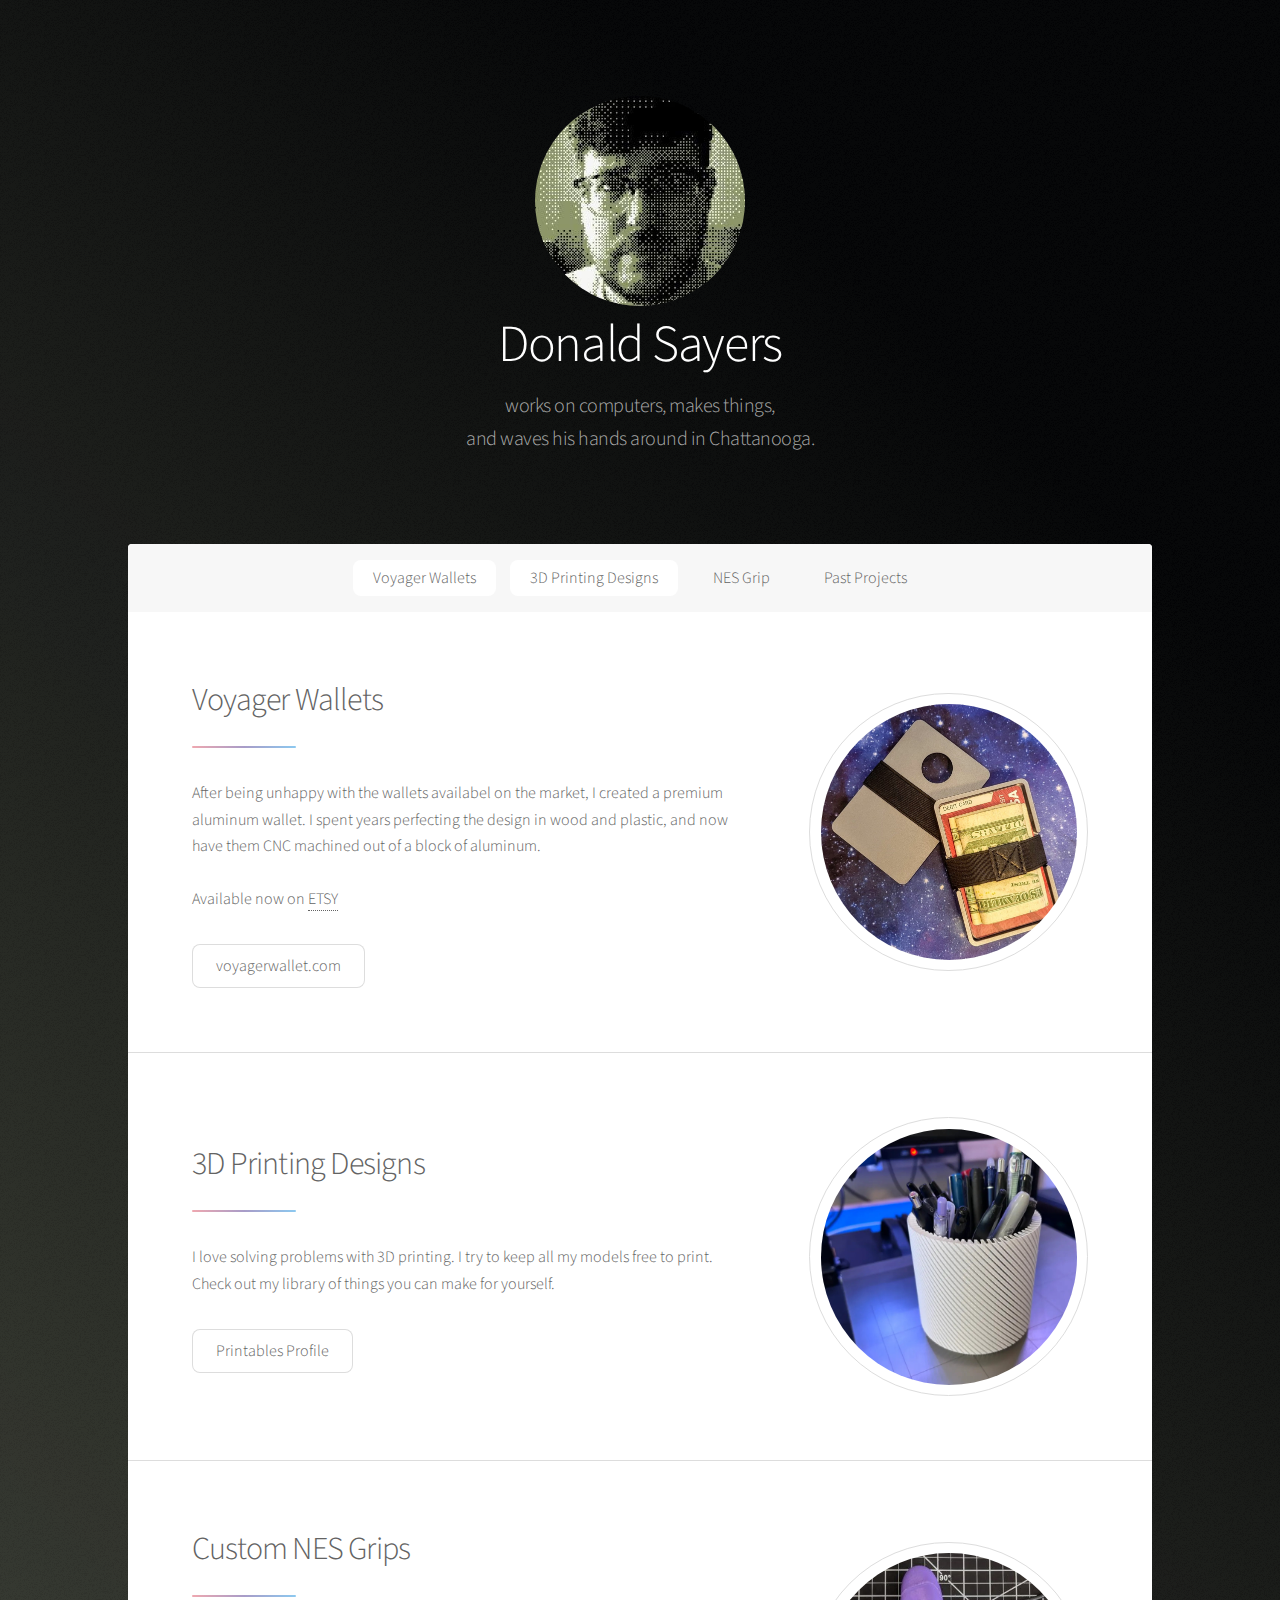
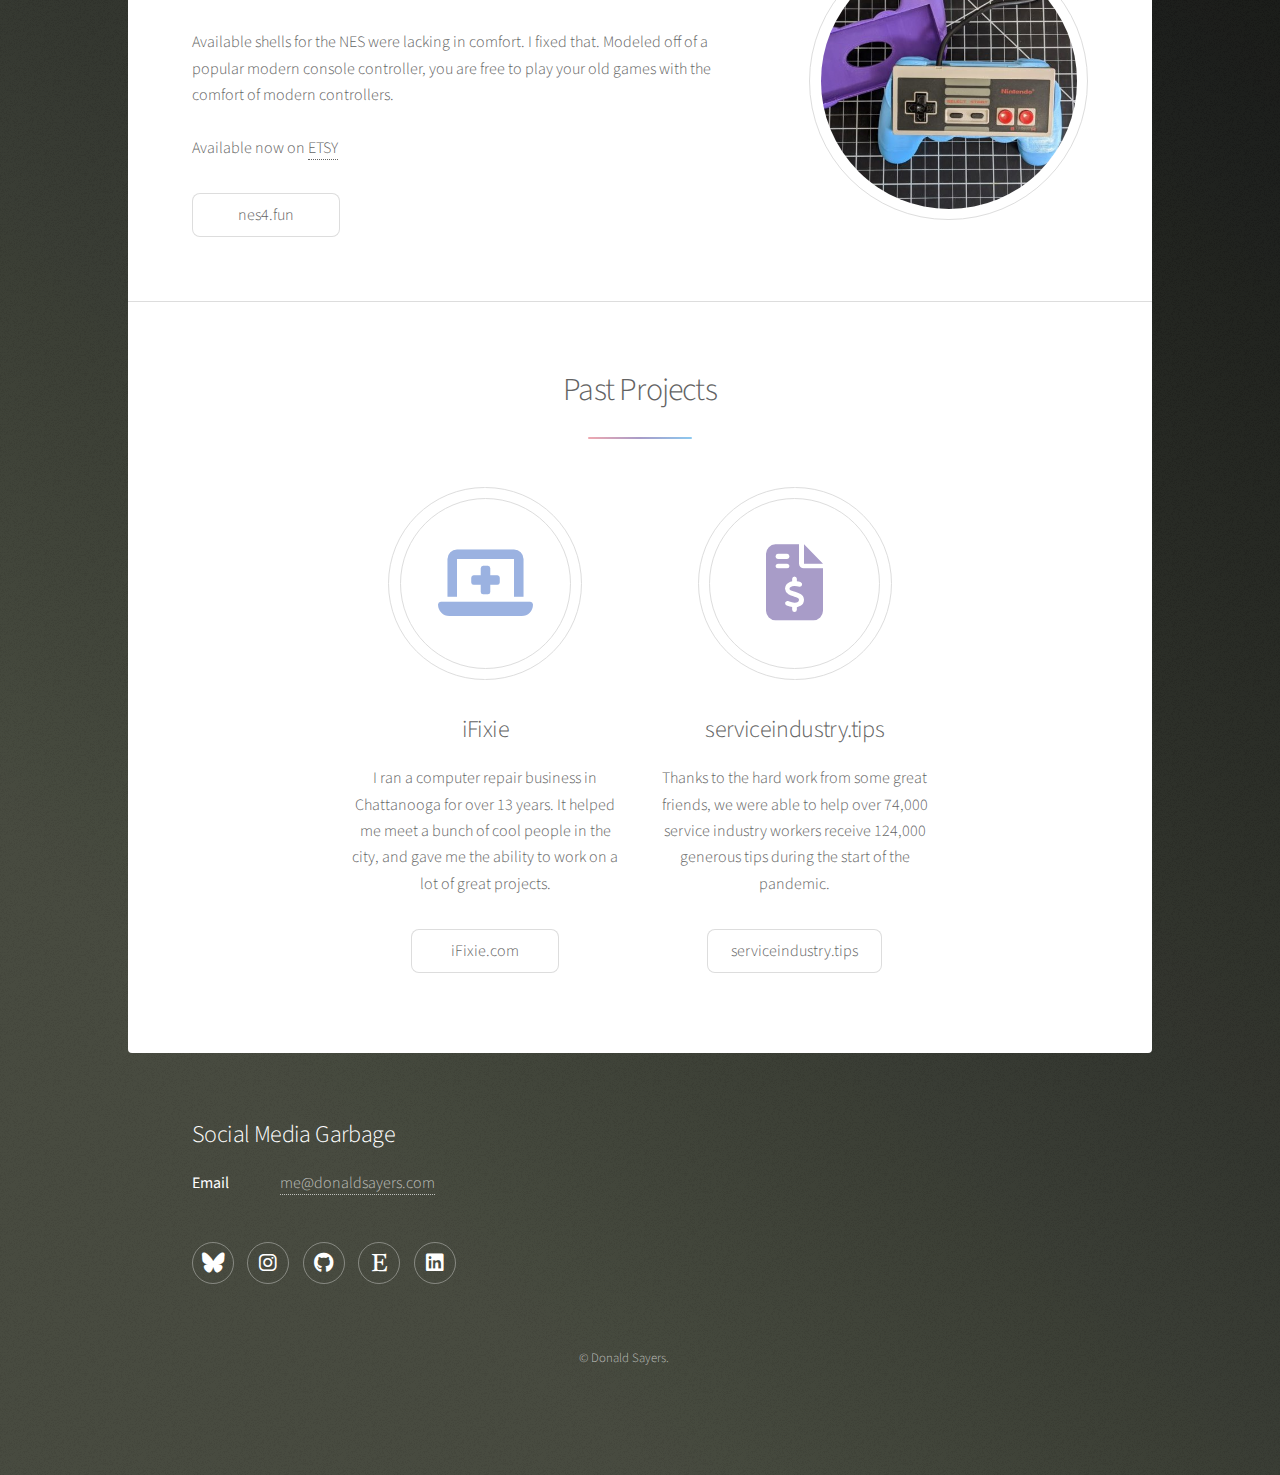
<file: index.html>
<!DOCTYPE HTML>
<!--
	Stellar by HTML5 UP
	html5up.net | @ajlkn
	Free for personal and commercial use under the CCA 3.0 license (html5up.net/license)
-->
<html>
	<head>
		<title>Donald Sayers</title>
		<meta charset="utf-8" />
		<meta name="viewport" content="width=device-width, initial-scale=1, user-scalable=no" />
		<link rel="shortcut icon" type="image/x-icon" href="favicon.ico">
		<link rel="stylesheet" href="assets/css/main.css" />
		<noscript><link rel="stylesheet" href="assets/css/noscript.css" /></noscript>
	</head>
	<body class="is-preload">

		<!-- Wrapper -->
			<div id="wrapper">

				<!-- Header -->
					<header id="header" class="alt">
						<img src="images/Donald Sayers.jpg" alt="Photo of Donald Sayers" style="width: 210px; border-radius: 50%;">
						<h1>Donald Sayers</h1>
						<p>works on computers, makes things,<br />
						and waves his hands around in Chattanooga.</p>
					</header>

				<!-- Nav -->
					<nav id="nav">
						<ul>
							<li><a href="#VW" class="active">Voyager Wallets</a></li>
							<li><a href="#3D" class="active">3D Printing Designs</a></li>
							<li><a href="#NES">NES Grip</a></li>
							<li><a href="#past">Past Projects</a></li>
						</ul>
					</nav>

				<!-- Main -->
					<div id="main">

						<!-- Voyager Wallets -->
							<section id="VW" class="main">
								<div class="spotlight">
									<div class="content">
										<header class="major">
											<h2>Voyager Wallets</h2>
										</header>
										<p>After being unhappy with the wallets availabel on the market, I created a premium aluminum wallet. I spent years perfecting the design in wood and plastic, and now have them CNC machined out of a block of aluminum.<br /><br />
										Available now on <a href="https://www.etsy.com/listing/1011246889/voyager-wallet">ETSY</a></p>
										<ul class="actions">
											<li><a href="https://voyagerwallet.com/" class="button">voyagerwallet.com</a></li>
										</ul>
									</div>
									<span class="image"><img src="images/Voyager Wallet.jpg" alt="" /></span>
								</div>
							</section>

						<!-- 3D Printing Designs -->
							<section id="3D" class="main">
								<div class="spotlight">
									<div class="content">
										<header class="major">
											<h2>3D Printing Designs</h2>
										</header>
										<p>I love solving problems with 3D printing. I try to keep all my models free to print. Check out my library of things you can make for yourself.</p>
										<ul class="actions">
											<li><a href="https://www.printables.com/social/252028-donaldsayers/models" class="button">Printables Profile</a></li>
										</ul>
									</div>
									<span class="image"><img src="images/prints.jpg" alt="" /></span>
								</div>
							</section>

							<!-- NES Grip -->
								<section id="NES" class="main">
									<div class="spotlight">
										<div class="content">
											<header class="major">
												<h2>Custom NES Grips</h2>
											</header>
											<p>Available shells for the NES were lacking in comfort. I fixed that. Modeled off of a popular modern console controller, you are free to play your old games with the comfort of modern controllers.<br /><br />
											Available now on <a href="http://www.etsy.com/listing/816488699/the-most-comfortable-nes-grip-and-shell">ETSY</a></p>
											<ul class="actions">
												<li><a href="https://nes4.fun/" class="button">nes4.fun</a></li>
											</ul>
										</div>
										<span class="image"><img src="images/NES Grip.jpg" alt="" /></span>
									</div>
								</section>

						<!-- First Section -->
							<section id="past" class="main special">
								<header class="major">
									<h2>Past Projects</h2>
								</header>
								<ul class="features">
									<li>
										<span class="icon solid major style4 fa-laptop-medical"></span>
										<h2>iFixie</h2>
										<p>I ran a computer repair business in Chattanooga for over 13 years. It helped me meet a bunch of cool people in the city, and gave me the ability to work on a lot of great projects.</p>
										<a href="https://ifixie.com" class="button">iFixie.com</a>
									</li>
									<li>
										<span class="icon solid major style3 fa-file-invoice-dollar"></span>
										<h2>serviceindustry.tips</h2>
										<p>Thanks to the hard work from some great friends, we were able to help over 74,000 service industry workers receive 124,000 generous tips during the start of the pandemic.</p>
										<a href="https://serviceindustry.tips/en/" class="button">serviceindustry.tips</a>
									</li>
								</ul>
							</section>
					</div>

				<!-- Footer -->
					<footer id="footer">
						<section>
							<h2>Social Media Garbage</h2>
							<dl class="alt">
								<dt>Email</dt>
								<dd><a href="#">me@donaldsayers.com</a></dd>
							</dl>
							<ul class="icons">
								<li><a href="https://bsky.app/profile/donaldsayers.com" class="icon brands fa-bluesky alt"><span class="label">bluesky</span></a></li>
								<li><a href="https://www.instagram.com/DonaldSayers/" class="icon brands fa-instagram alt"><span class="label">Instagram</span></a></li>
								<li><a href="https://github.com/DonaldLSayers" class="icon brands fa-github alt"><span class="label">GitHub</span></a></li>
								<li><a href="https://www.etsy.com/shop/VoyagerWallet" class="icon brands fa-etsy alt"><span class="label">ETSY</span></a></li>
								<li><a href="https://www.linkedin.com/in/donald-sayers-10371478" class="icon brands fa-linkedin alt"><span class="label">LINKEDin</span></a></li>
							</ul>
						</section>
						<section>

						</section>
						<p class="copyright">&copy; Donald Sayers. </p>
					</footer>

			</div>

		<!-- Scripts -->
			<script src="assets/js/jquery.min.js"></script>
			<script src="assets/js/jquery.scrollex.min.js"></script>
			<script src="assets/js/jquery.scrolly.min.js"></script>
			<script src="assets/js/browser.min.js"></script>
			<script src="assets/js/breakpoints.min.js"></script>
			<script src="assets/js/util.js"></script>
			<script src="assets/js/main.js"></script>

	</body>
</html>
</file>
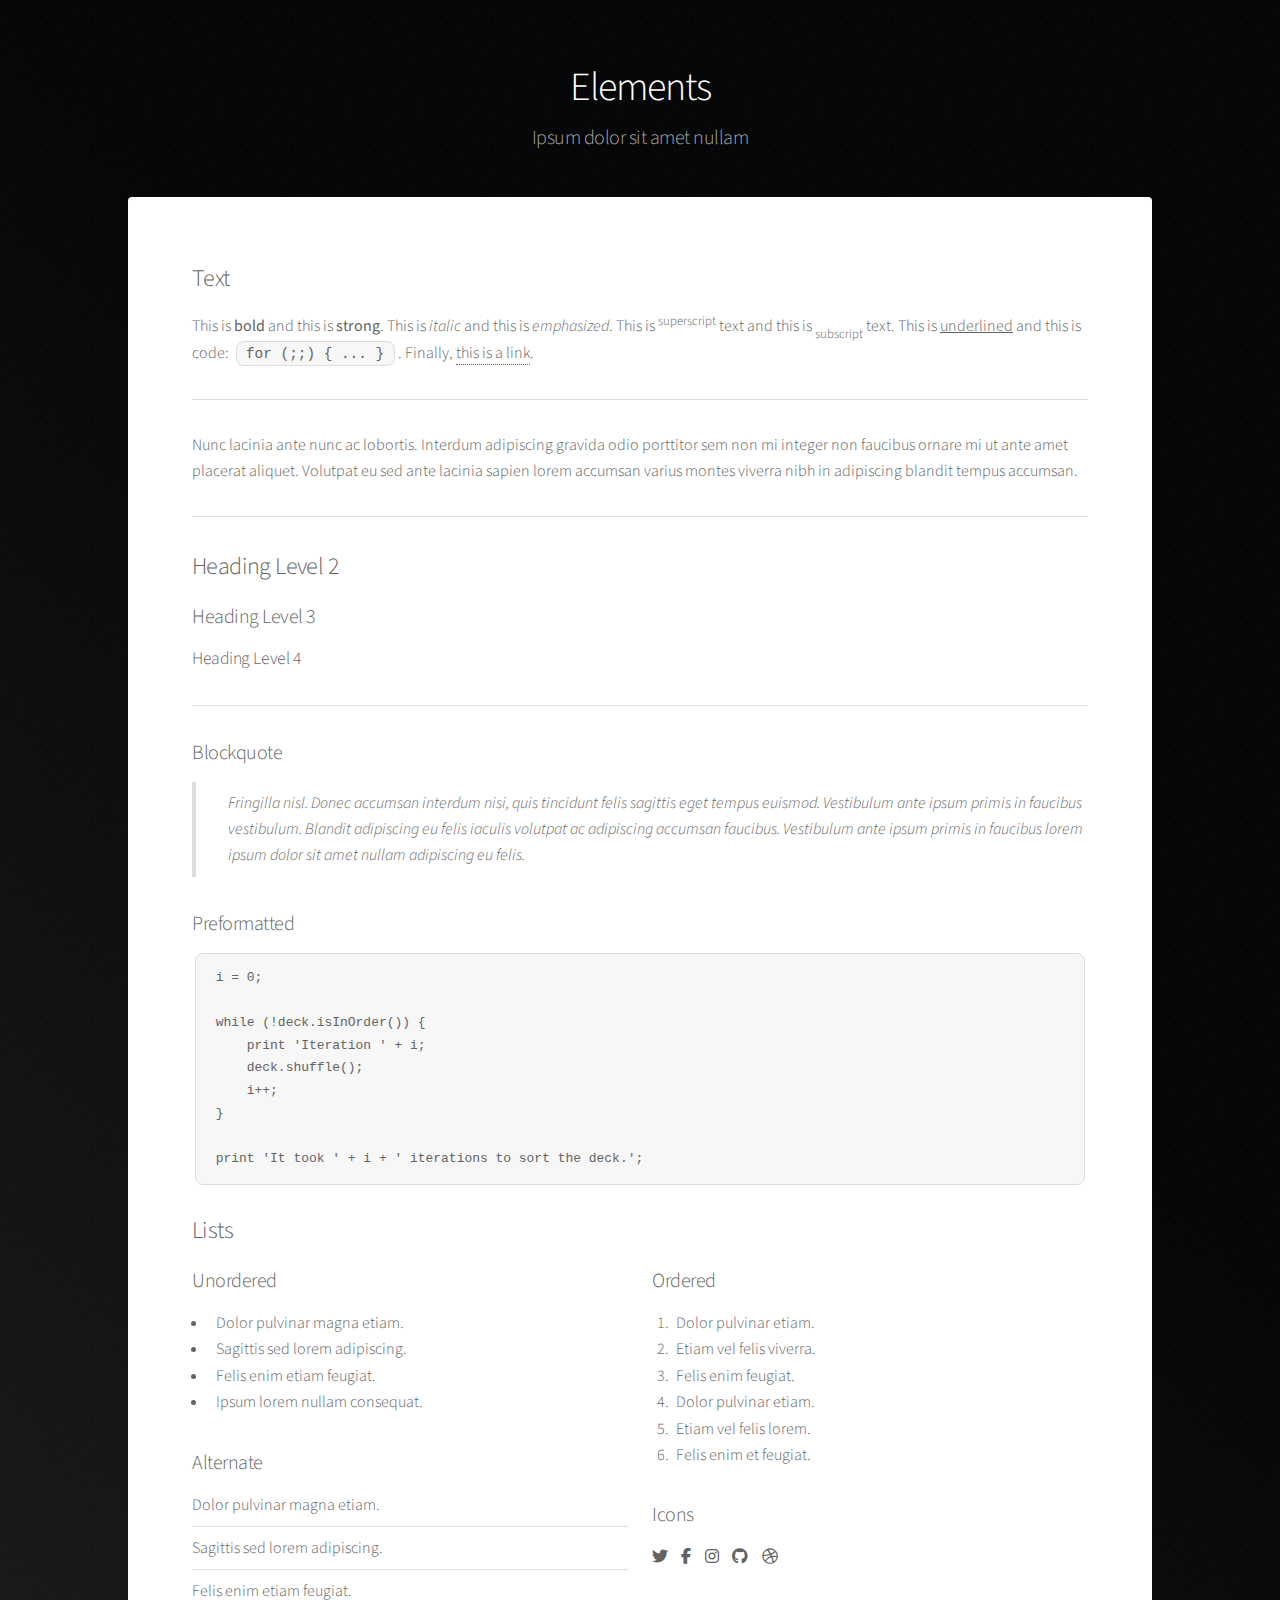
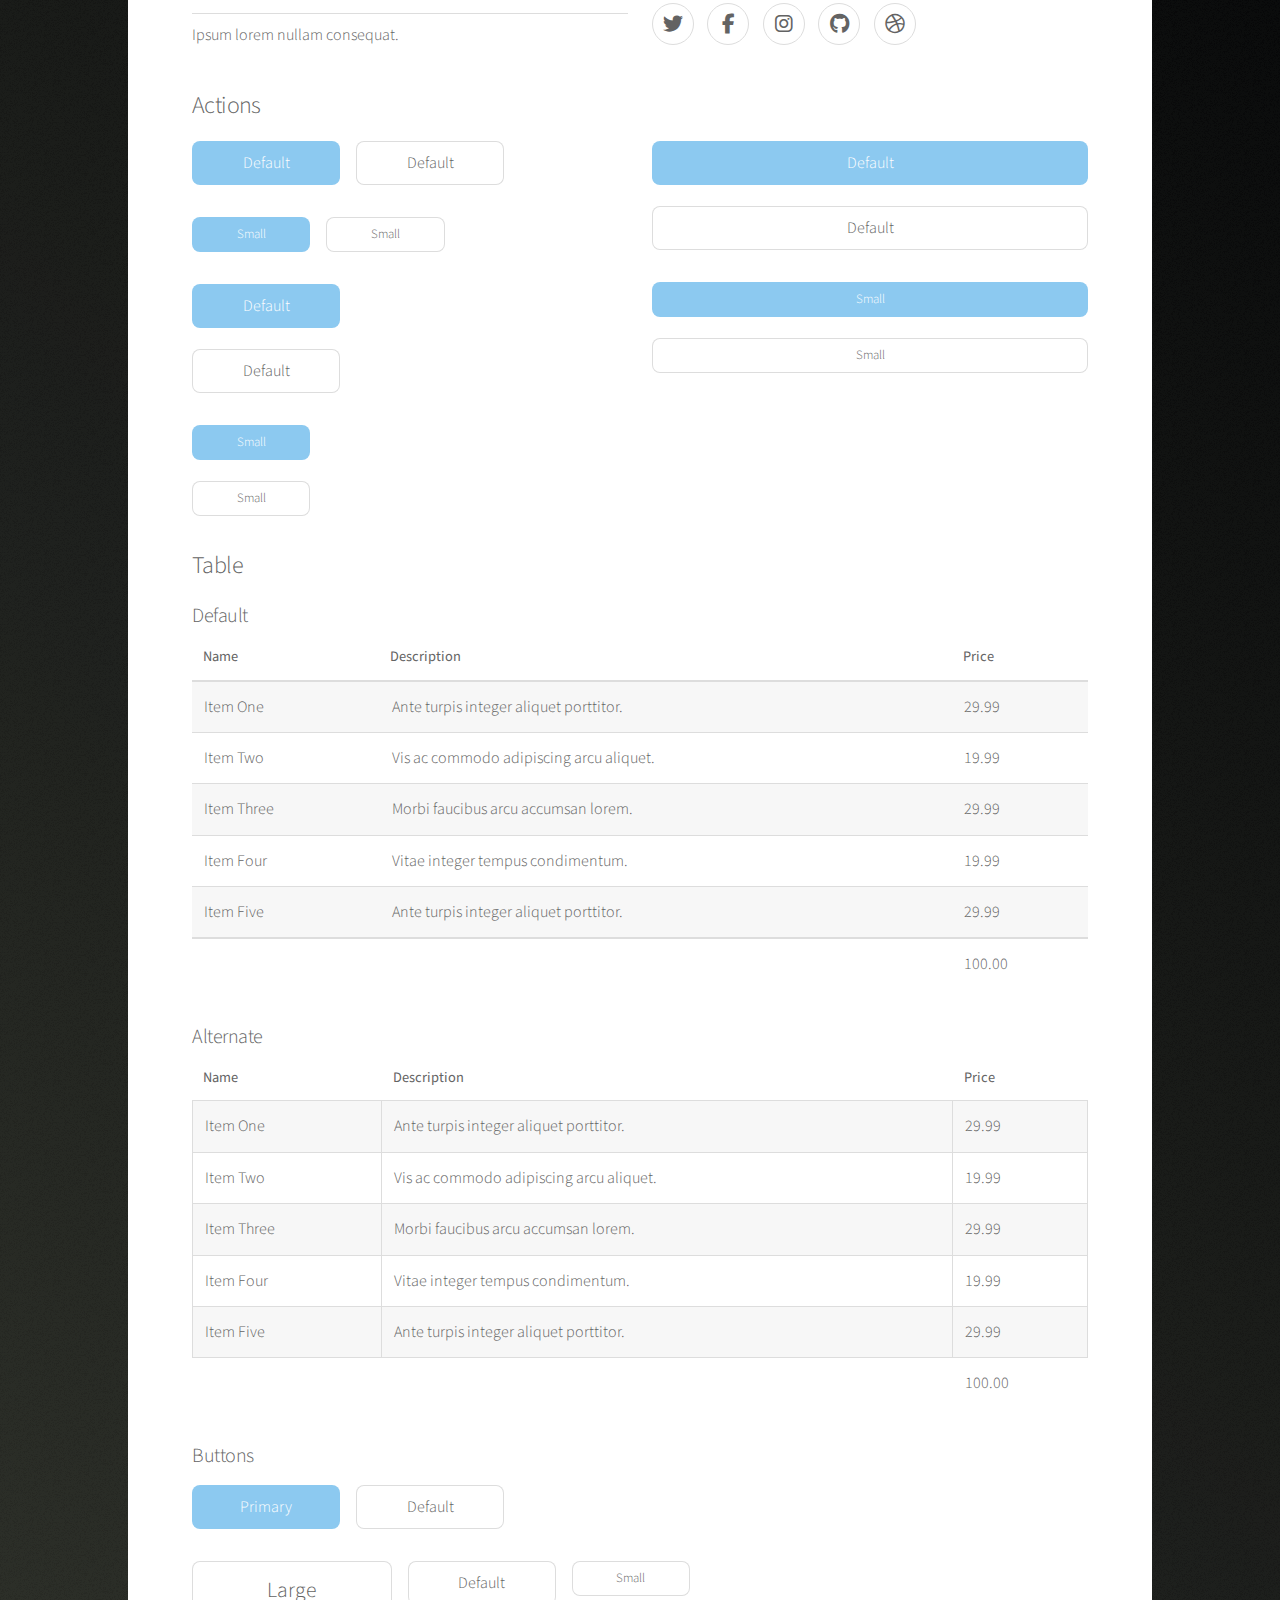
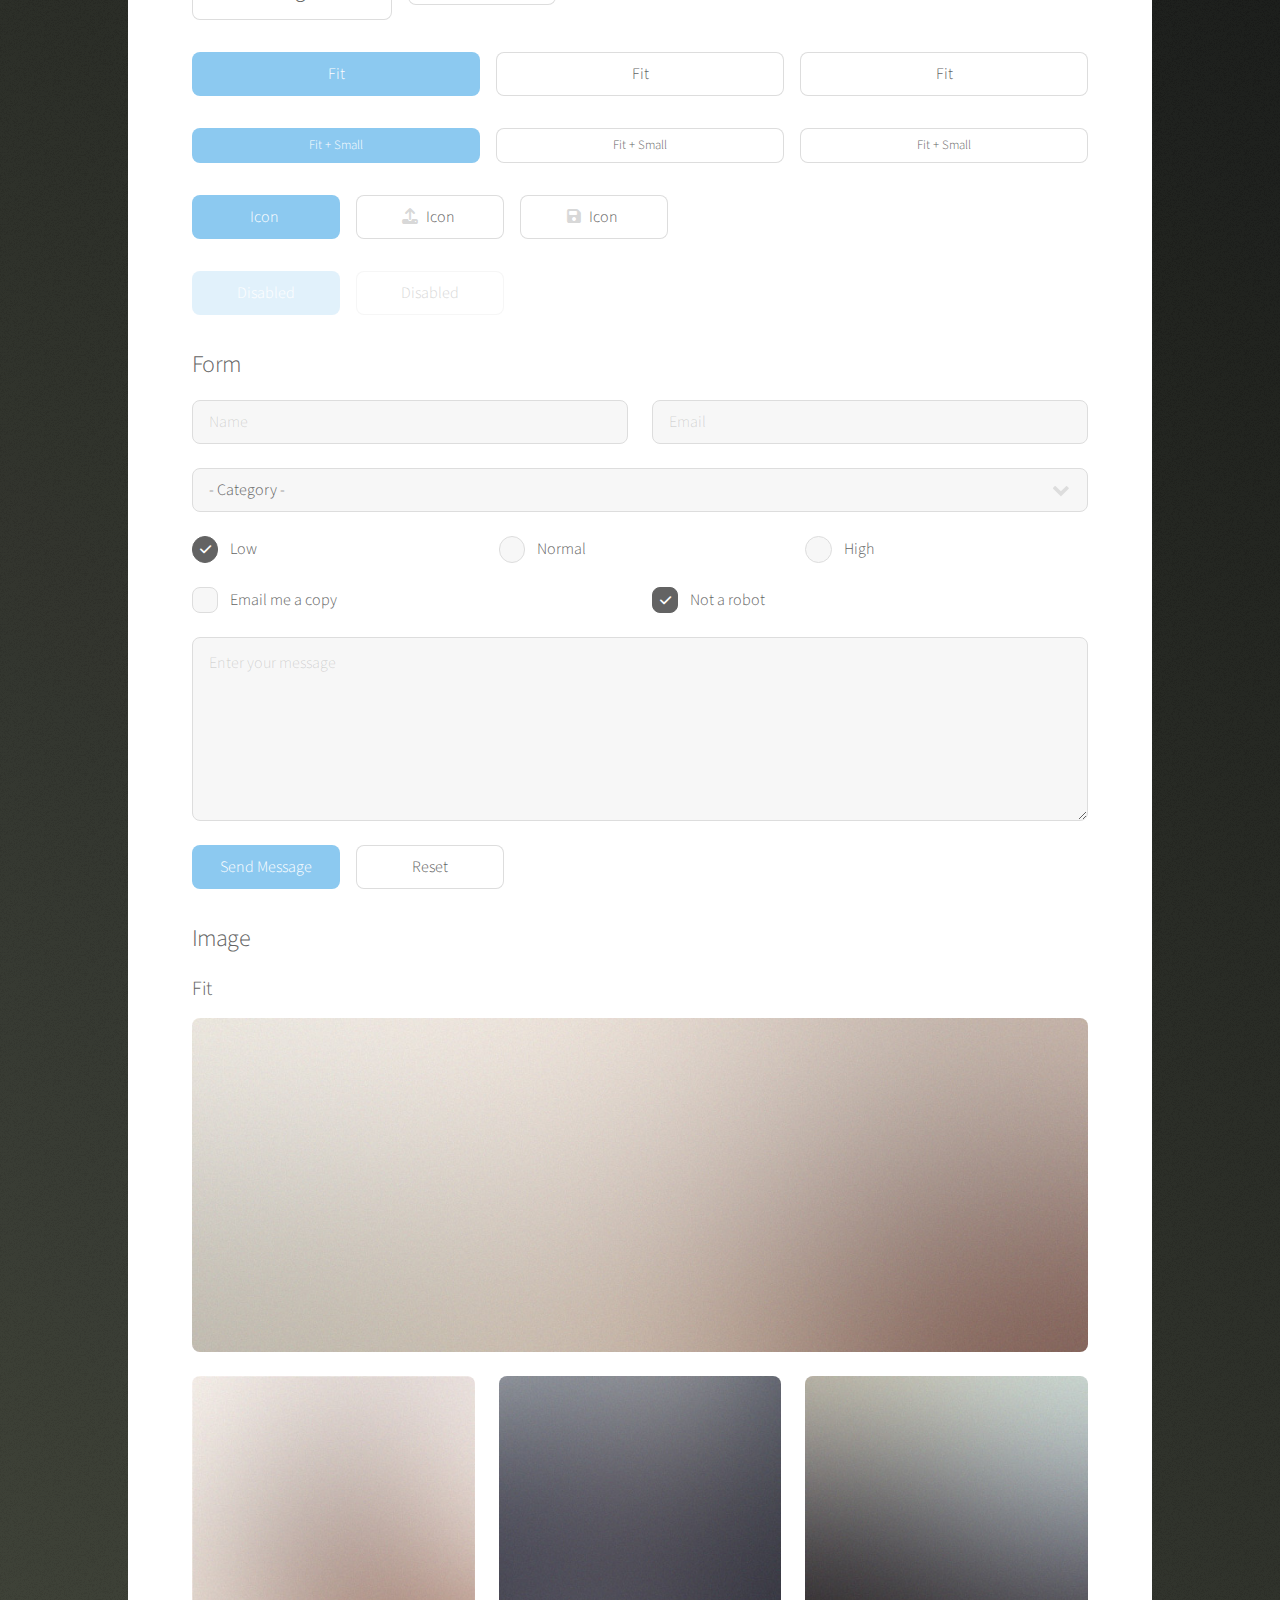
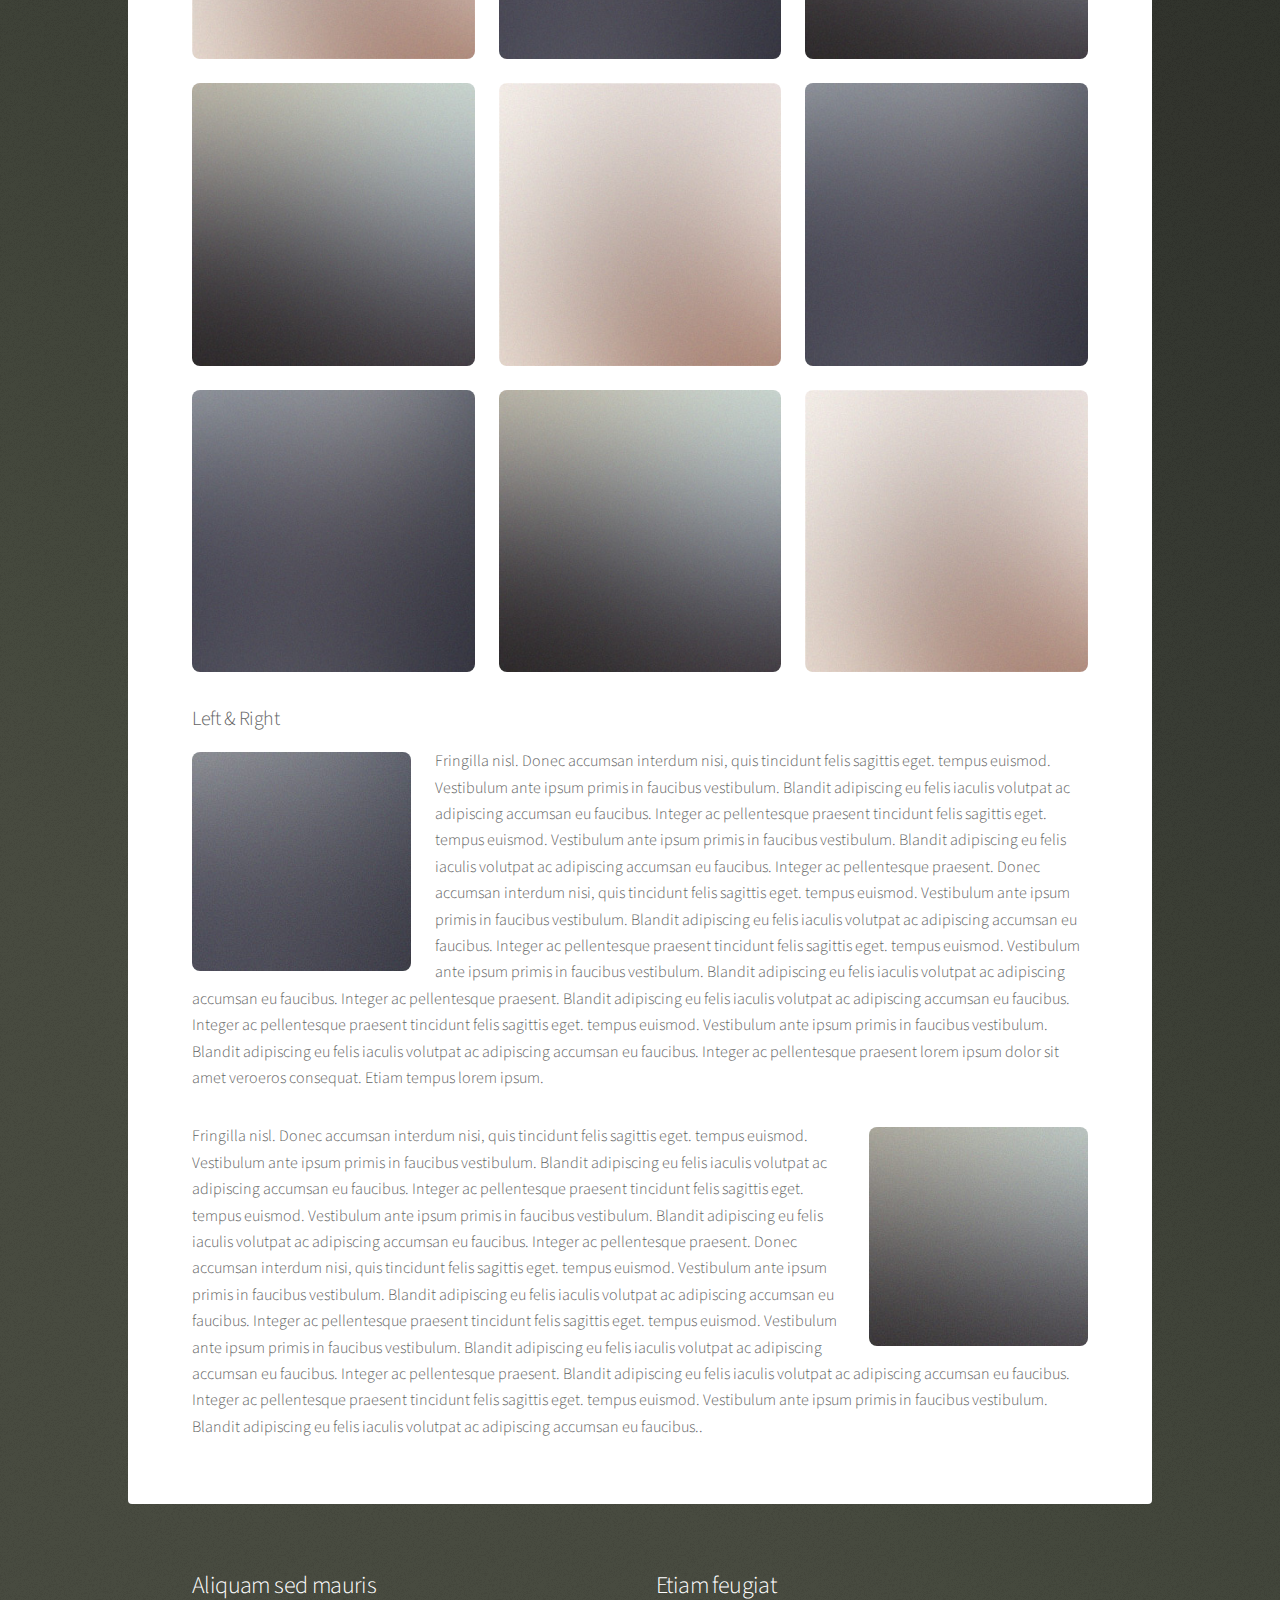
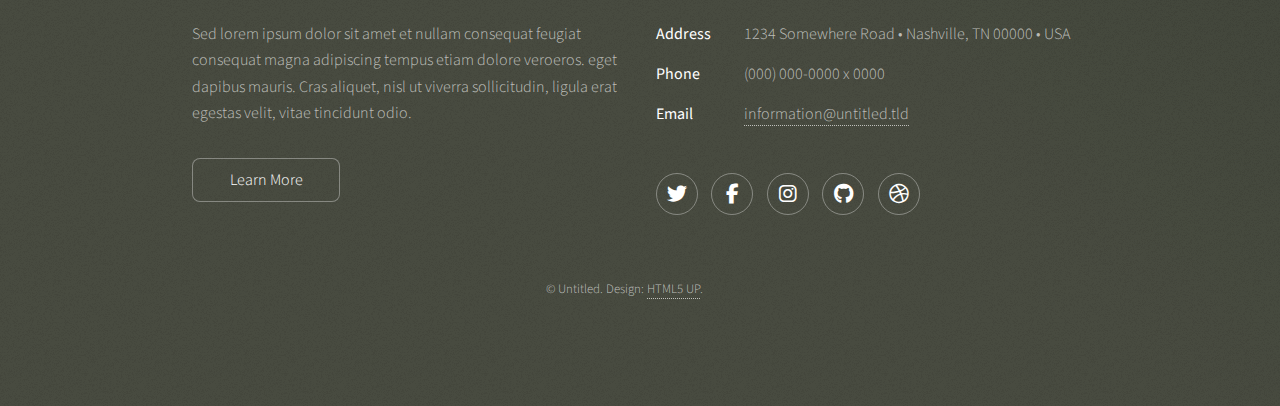
<file: elements.html>
<!DOCTYPE HTML>
<!--
	Stellar by HTML5 UP
	html5up.net | @ajlkn
	Free for personal and commercial use under the CCA 3.0 license (html5up.net/license)
-->
<html>
	<head>
		<title>Elements - Stellar by HTML5 UP</title>
		<meta charset="utf-8" />
		<meta name="viewport" content="width=device-width, initial-scale=1, user-scalable=no" />
		<link rel="stylesheet" href="assets/css/main.css" />
		<noscript><link rel="stylesheet" href="assets/css/noscript.css" /></noscript>
	</head>
	<body class="is-preload">

		<!-- Wrapper -->
			<div id="wrapper">

				<!-- Header -->
					<header id="header">
						<h1>Elements</h1>
						<p>Ipsum dolor sit amet nullam</p>
					</header>

				<!-- Main -->
					<div id="main">

						<!-- Content -->
							<section id="content" class="main">

								<!-- Text -->
									<section>
										<h2>Text</h2>
										<p>This is <b>bold</b> and this is <strong>strong</strong>. This is <i>italic</i> and this is <em>emphasized</em>.
										This is <sup>superscript</sup> text and this is <sub>subscript</sub> text.
										This is <u>underlined</u> and this is code: <code>for (;;) { ... }</code>. Finally, <a href="#">this is a link</a>.</p>
										<hr />
										<p>Nunc lacinia ante nunc ac lobortis. Interdum adipiscing gravida odio porttitor sem non mi integer non faucibus ornare mi ut ante amet placerat aliquet. Volutpat eu sed ante lacinia sapien lorem accumsan varius montes viverra nibh in adipiscing blandit tempus accumsan.</p>
										<hr />
										<h2>Heading Level 2</h2>
										<h3>Heading Level 3</h3>
										<h4>Heading Level 4</h4>
										<hr />
										<h3>Blockquote</h3>
										<blockquote>Fringilla nisl. Donec accumsan interdum nisi, quis tincidunt felis sagittis eget tempus euismod. Vestibulum ante ipsum primis in faucibus vestibulum. Blandit adipiscing eu felis iaculis volutpat ac adipiscing accumsan faucibus. Vestibulum ante ipsum primis in faucibus lorem ipsum dolor sit amet nullam adipiscing eu felis.</blockquote>
										<h3>Preformatted</h3>
										<pre><code>i = 0;

while (!deck.isInOrder()) {
    print 'Iteration ' + i;
    deck.shuffle();
    i++;
}

print 'It took ' + i + ' iterations to sort the deck.';</code></pre>
									</section>

								<!-- Lists -->
									<section>
										<h2>Lists</h2>
										<div class="row">
											<div class="col-6 col-12-medium">
												<h3>Unordered</h3>
												<ul>
													<li>Dolor pulvinar magna etiam.</li>
													<li>Sagittis sed lorem adipiscing.</li>
													<li>Felis enim etiam feugiat.</li>
													<li>Ipsum lorem nullam consequat.</li>
												</ul>
												<h3>Alternate</h3>
												<ul class="alt">
													<li>Dolor pulvinar magna etiam.</li>
													<li>Sagittis sed lorem adipiscing.</li>
													<li>Felis enim etiam feugiat.</li>
													<li>Ipsum lorem nullam consequat.</li>
												</ul>
											</div>
											<div class="col-6 col-12-medium">
												<h3>Ordered</h3>
												<ol>
													<li>Dolor pulvinar etiam.</li>
													<li>Etiam vel felis viverra.</li>
													<li>Felis enim feugiat.</li>
													<li>Dolor pulvinar etiam.</li>
													<li>Etiam vel felis lorem.</li>
													<li>Felis enim et feugiat.</li>
												</ol>
												<h3>Icons</h3>
												<ul class="icons">
													<li><a href="#" class="icon brands fa-twitter"><span class="label">Twitter</span></a></li>
													<li><a href="#" class="icon brands fa-facebook-f"><span class="label">Facebook</span></a></li>
													<li><a href="#" class="icon brands fa-instagram"><span class="label">Instagram</span></a></li>
													<li><a href="#" class="icon brands fa-github"><span class="label">GitHub</span></a></li>
													<li><a href="#" class="icon brands fa-dribbble"><span class="label">Dribbble</span></a></li>
												</ul>
												<ul class="icons">
													<li><a href="#" class="icon brands alt fa-twitter"><span class="label">Twitter</span></a></li>
													<li><a href="#" class="icon brands alt fa-facebook-f"><span class="label">Facebook</span></a></li>
													<li><a href="#" class="icon brands alt fa-instagram"><span class="label">Instagram</span></a></li>
													<li><a href="#" class="icon brands alt fa-github"><span class="label">GitHub</span></a></li>
													<li><a href="#" class="icon brands alt fa-dribbble"><span class="label">Dribbble</span></a></li>
												</ul>
											</div>
										</div>
										<h2>Actions</h2>
										<div class="row">
											<div class="col-6 col-12-medium">
												<ul class="actions">
													<li><a href="#" class="button primary">Default</a></li>
													<li><a href="#" class="button">Default</a></li>
												</ul>
												<ul class="actions small">
													<li><a href="#" class="button primary small">Small</a></li>
													<li><a href="#" class="button small">Small</a></li>
												</ul>
												<ul class="actions stacked">
													<li><a href="#" class="button primary">Default</a></li>
													<li><a href="#" class="button">Default</a></li>
												</ul>
												<ul class="actions stacked">
													<li><a href="#" class="button primary small">Small</a></li>
													<li><a href="#" class="button small">Small</a></li>
												</ul>
											</div>
											<div class="col-6 col-12-medium">
												<ul class="actions stacked">
													<li><a href="#" class="button primary fit">Default</a></li>
													<li><a href="#" class="button fit">Default</a></li>
												</ul>
												<ul class="actions stacked">
													<li><a href="#" class="button primary small fit">Small</a></li>
													<li><a href="#" class="button small fit">Small</a></li>
												</ul>
											</div>
										</div>
									</section>

								<!-- Table -->
									<section>
										<h2>Table</h2>
										<h3>Default</h3>
										<div class="table-wrapper">
											<table>
												<thead>
													<tr>
														<th>Name</th>
														<th>Description</th>
														<th>Price</th>
													</tr>
												</thead>
												<tbody>
													<tr>
														<td>Item One</td>
														<td>Ante turpis integer aliquet porttitor.</td>
														<td>29.99</td>
													</tr>
													<tr>
														<td>Item Two</td>
														<td>Vis ac commodo adipiscing arcu aliquet.</td>
														<td>19.99</td>
													</tr>
													<tr>
														<td>Item Three</td>
														<td> Morbi faucibus arcu accumsan lorem.</td>
														<td>29.99</td>
													</tr>
													<tr>
														<td>Item Four</td>
														<td>Vitae integer tempus condimentum.</td>
														<td>19.99</td>
													</tr>
													<tr>
														<td>Item Five</td>
														<td>Ante turpis integer aliquet porttitor.</td>
														<td>29.99</td>
													</tr>
												</tbody>
												<tfoot>
													<tr>
														<td colspan="2"></td>
														<td>100.00</td>
													</tr>
												</tfoot>
											</table>
										</div>

										<h3>Alternate</h3>
										<div class="table-wrapper">
											<table class="alt">
												<thead>
													<tr>
														<th>Name</th>
														<th>Description</th>
														<th>Price</th>
													</tr>
												</thead>
												<tbody>
													<tr>
														<td>Item One</td>
														<td>Ante turpis integer aliquet porttitor.</td>
														<td>29.99</td>
													</tr>
													<tr>
														<td>Item Two</td>
														<td>Vis ac commodo adipiscing arcu aliquet.</td>
														<td>19.99</td>
													</tr>
													<tr>
														<td>Item Three</td>
														<td> Morbi faucibus arcu accumsan lorem.</td>
														<td>29.99</td>
													</tr>
													<tr>
														<td>Item Four</td>
														<td>Vitae integer tempus condimentum.</td>
														<td>19.99</td>
													</tr>
													<tr>
														<td>Item Five</td>
														<td>Ante turpis integer aliquet porttitor.</td>
														<td>29.99</td>
													</tr>
												</tbody>
												<tfoot>
													<tr>
														<td colspan="2"></td>
														<td>100.00</td>
													</tr>
												</tfoot>
											</table>
										</div>
									</section>

								<!-- Buttons -->
									<section>
										<h3>Buttons</h3>
										<ul class="actions">
											<li><a href="#" class="button primary">Primary</a></li>
											<li><a href="#" class="button">Default</a></li>
										</ul>
										<ul class="actions">
											<li><a href="#" class="button large">Large</a></li>
											<li><a href="#" class="button">Default</a></li>
											<li><a href="#" class="button small">Small</a></li>
										</ul>
										<ul class="actions fit">
											<li><a href="#" class="button primary fit">Fit</a></li>
											<li><a href="#" class="button fit">Fit</a></li>
											<li><a href="#" class="button fit">Fit</a></li>
										</ul>
										<ul class="actions fit small">
											<li><a href="#" class="button primary fit small">Fit + Small</a></li>
											<li><a href="#" class="button fit small">Fit + Small</a></li>
											<li><a href="#" class="button fit small">Fit + Small</a></li>
										</ul>
										<ul class="actions">
											<li><a href="#" class="button primary icon solidfa-download">Icon</a></li>
											<li><a href="#" class="button icon solid fa-upload">Icon</a></li>
											<li><a href="#" class="button icon solid fa-save">Icon</a></li>
										</ul>
										<ul class="actions">
											<li><span class="button primary disabled">Disabled</span></li>
											<li><span class="button disabled">Disabled</span></li>
										</ul>
									</section>

								<!-- Form -->
									<section>
										<h2>Form</h2>
										<form method="post" action="#">
											<div class="row gtr-uniform">
												<div class="col-6 col-12-xsmall">
													<input type="text" name="demo-name" id="demo-name" value="" placeholder="Name" />
												</div>
												<div class="col-6 col-12-xsmall">
													<input type="email" name="demo-email" id="demo-email" value="" placeholder="Email" />
												</div>
												<div class="col-12">
													<select name="demo-category" id="demo-category">
														<option value="">- Category -</option>
														<option value="1">Manufacturing</option>
														<option value="1">Shipping</option>
														<option value="1">Administration</option>
														<option value="1">Human Resources</option>
													</select>
												</div>
												<div class="col-4 col-12-small">
													<input type="radio" id="demo-priority-low" name="demo-priority" checked>
													<label for="demo-priority-low">Low</label>
												</div>
												<div class="col-4 col-12-small">
													<input type="radio" id="demo-priority-normal" name="demo-priority">
													<label for="demo-priority-normal">Normal</label>
												</div>
												<div class="col-4 col-12-small">
													<input type="radio" id="demo-priority-high" name="demo-priority">
													<label for="demo-priority-high">High</label>
												</div>
												<div class="col-6 col-12-small">
													<input type="checkbox" id="demo-copy" name="demo-copy">
													<label for="demo-copy">Email me a copy</label>
												</div>
												<div class="col-6 col-12-small">
													<input type="checkbox" id="demo-human" name="demo-human" checked>
													<label for="demo-human">Not a robot</label>
												</div>
												<div class="col-12">
													<textarea name="demo-message" id="demo-message" placeholder="Enter your message" rows="6"></textarea>
												</div>
												<div class="col-12">
													<ul class="actions">
														<li><input type="submit" value="Send Message" class="primary" /></li>
														<li><input type="reset" value="Reset" /></li>
													</ul>
												</div>
											</div>
										</form>
									</section>

								<!-- Image -->
									<section>
										<h2>Image</h2>
										<h3>Fit</h3>
										<div class="box alt">
											<div class="row gtr-uniform">
												<div class="col-12"><span class="image fit"><img src="images/pic04.jpg" alt="" /></span></div>
												<div class="col-4"><span class="image fit"><img src="images/pic01.jpg" alt="" /></span></div>
												<div class="col-4"><span class="image fit"><img src="images/pic02.jpg" alt="" /></span></div>
												<div class="col-4"><span class="image fit"><img src="images/pic03.jpg" alt="" /></span></div>
												<div class="col-4"><span class="image fit"><img src="images/pic03.jpg" alt="" /></span></div>
												<div class="col-4"><span class="image fit"><img src="images/pic01.jpg" alt="" /></span></div>
												<div class="col-4"><span class="image fit"><img src="images/pic02.jpg" alt="" /></span></div>
												<div class="col-4"><span class="image fit"><img src="images/pic02.jpg" alt="" /></span></div>
												<div class="col-4"><span class="image fit"><img src="images/pic03.jpg" alt="" /></span></div>
												<div class="col-4"><span class="image fit"><img src="images/pic01.jpg" alt="" /></span></div>
											</div>
										</div>
										<h3>Left &amp; Right</h3>
										<p><span class="image left"><img src="images/pic05.jpg" alt="" /></span>Fringilla nisl. Donec accumsan interdum nisi, quis tincidunt felis sagittis eget. tempus euismod. Vestibulum ante ipsum primis in faucibus vestibulum. Blandit adipiscing eu felis iaculis volutpat ac adipiscing accumsan eu faucibus. Integer ac pellentesque praesent tincidunt felis sagittis eget. tempus euismod. Vestibulum ante ipsum primis in faucibus vestibulum. Blandit adipiscing eu felis iaculis volutpat ac adipiscing accumsan eu faucibus. Integer ac pellentesque praesent. Donec accumsan interdum nisi, quis tincidunt felis sagittis eget. tempus euismod. Vestibulum ante ipsum primis in faucibus vestibulum. Blandit adipiscing eu felis iaculis volutpat ac adipiscing accumsan eu faucibus. Integer ac pellentesque praesent tincidunt felis sagittis eget. tempus euismod. Vestibulum ante ipsum primis in faucibus vestibulum. Blandit adipiscing eu felis iaculis volutpat ac adipiscing accumsan eu faucibus. Integer ac pellentesque praesent. Blandit adipiscing eu felis iaculis volutpat ac adipiscing accumsan eu faucibus. Integer ac pellentesque praesent tincidunt felis sagittis eget. tempus euismod. Vestibulum ante ipsum primis in faucibus vestibulum. Blandit adipiscing eu felis iaculis volutpat ac adipiscing accumsan eu faucibus. Integer ac pellentesque praesent lorem ipsum dolor sit amet veroeros consequat. Etiam tempus lorem ipsum.</p>
										<p><span class="image right"><img src="images/pic06.jpg" alt="" /></span>Fringilla nisl. Donec accumsan interdum nisi, quis tincidunt felis sagittis eget. tempus euismod. Vestibulum ante ipsum primis in faucibus vestibulum. Blandit adipiscing eu felis iaculis volutpat ac adipiscing accumsan eu faucibus. Integer ac pellentesque praesent tincidunt felis sagittis eget. tempus euismod. Vestibulum ante ipsum primis in faucibus vestibulum. Blandit adipiscing eu felis iaculis volutpat ac adipiscing accumsan eu faucibus. Integer ac pellentesque praesent. Donec accumsan interdum nisi, quis tincidunt felis sagittis eget. tempus euismod. Vestibulum ante ipsum primis in faucibus vestibulum. Blandit adipiscing eu felis iaculis volutpat ac adipiscing accumsan eu faucibus. Integer ac pellentesque praesent tincidunt felis sagittis eget. tempus euismod. Vestibulum ante ipsum primis in faucibus vestibulum. Blandit adipiscing eu felis iaculis volutpat ac adipiscing accumsan eu faucibus. Integer ac pellentesque praesent. Blandit adipiscing eu felis iaculis volutpat ac adipiscing accumsan eu faucibus. Integer ac pellentesque praesent tincidunt felis sagittis eget. tempus euismod. Vestibulum ante ipsum primis in faucibus vestibulum. Blandit adipiscing eu felis iaculis volutpat ac adipiscing accumsan eu faucibus..</p>
									</section>

							</section>

					</div>

				<!-- Footer -->
					<footer id="footer">
						<section>
							<h2>Aliquam sed mauris</h2>
							<p>Sed lorem ipsum dolor sit amet et nullam consequat feugiat consequat magna adipiscing tempus etiam dolore veroeros. eget dapibus mauris. Cras aliquet, nisl ut viverra sollicitudin, ligula erat egestas velit, vitae tincidunt odio.</p>
							<ul class="actions">
								<li><a href="#" class="button">Learn More</a></li>
							</ul>
						</section>
						<section>
							<h2>Etiam feugiat</h2>
							<dl class="alt">
								<dt>Address</dt>
								<dd>1234 Somewhere Road &bull; Nashville, TN 00000 &bull; USA</dd>
								<dt>Phone</dt>
								<dd>(000) 000-0000 x 0000</dd>
								<dt>Email</dt>
								<dd><a href="#">information@untitled.tld</a></dd>
							</dl>
							<ul class="icons">
								<li><a href="#" class="icon brands fa-twitter alt"><span class="label">Twitter</span></a></li>
								<li><a href="#" class="icon brands fa-facebook-f alt"><span class="label">Facebook</span></a></li>
								<li><a href="#" class="icon brands fa-instagram alt"><span class="label">Instagram</span></a></li>
								<li><a href="#" class="icon brands fa-github alt"><span class="label">GitHub</span></a></li>
								<li><a href="#" class="icon brands fa-dribbble alt"><span class="label">Dribbble</span></a></li>
							</ul>
						</section>
						<p class="copyright">&copy; Untitled. Design: <a href="https://html5up.net">HTML5 UP</a>.</p>
					</footer>

			</div>

		<!-- Scripts -->
			<script src="assets/js/jquery.min.js"></script>
			<script src="assets/js/jquery.scrollex.min.js"></script>
			<script src="assets/js/jquery.scrolly.min.js"></script>
			<script src="assets/js/browser.min.js"></script>
			<script src="assets/js/breakpoints.min.js"></script>
			<script src="assets/js/util.js"></script>
			<script src="assets/js/main.js"></script>

	</body>
</html>
</file>
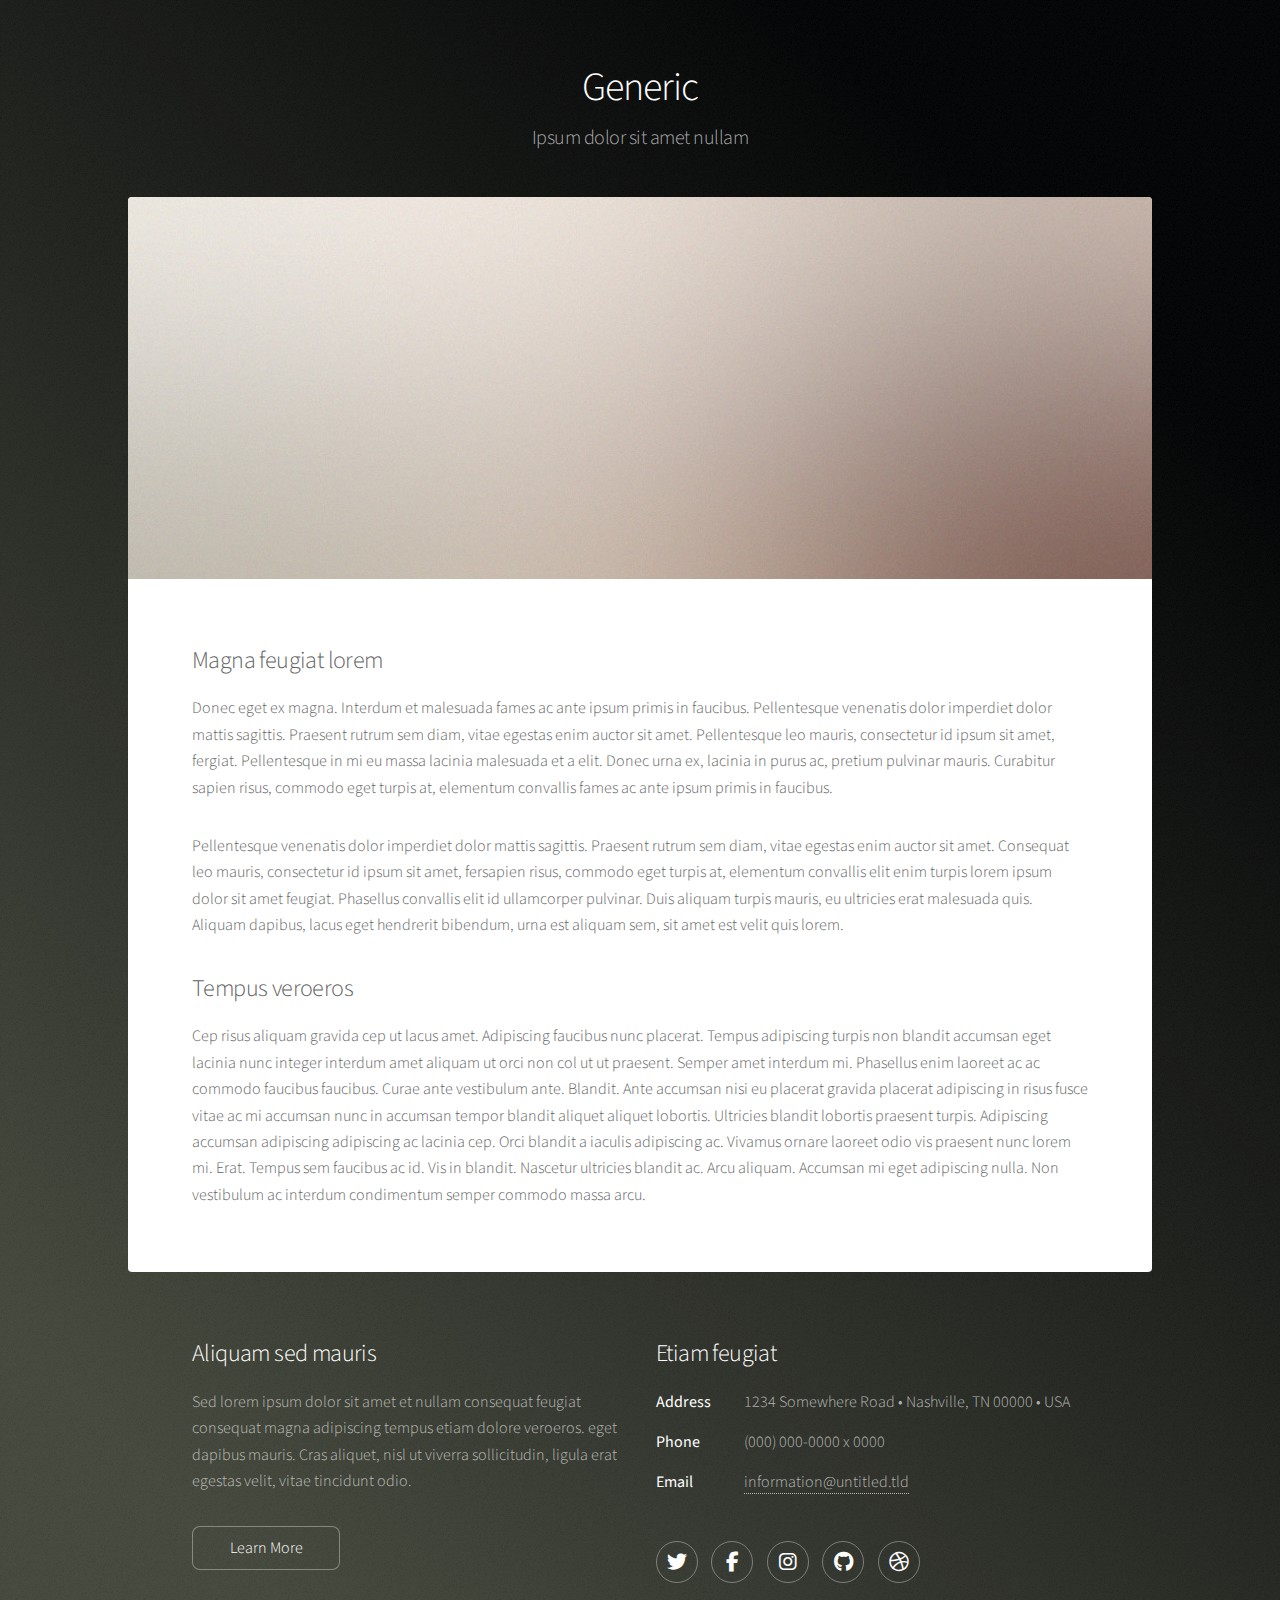
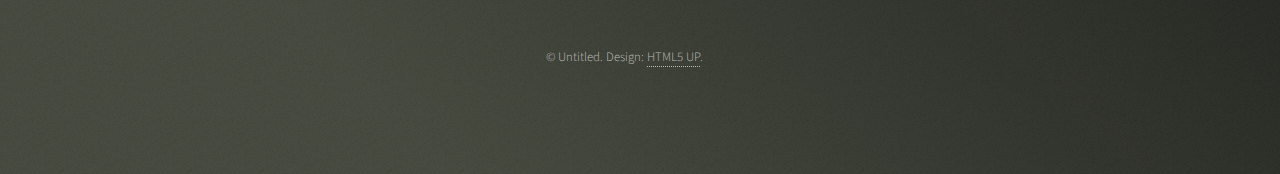
<file: generic.html>
<!DOCTYPE HTML>
<!--
	Stellar by HTML5 UP
	html5up.net | @ajlkn
	Free for personal and commercial use under the CCA 3.0 license (html5up.net/license)
-->
<html>
	<head>
		<title>Generic - Stellar by HTML5 UP</title>
		<meta charset="utf-8" />
		<meta name="viewport" content="width=device-width, initial-scale=1, user-scalable=no" />
		<link rel="stylesheet" href="assets/css/main.css" />
		<noscript><link rel="stylesheet" href="assets/css/noscript.css" /></noscript>
	</head>
	<body class="is-preload">

		<!-- Wrapper -->
			<div id="wrapper">

				<!-- Header -->
					<header id="header">
						<h1>Generic</h1>
						<p>Ipsum dolor sit amet nullam</p>
					</header>

				<!-- Main -->
					<div id="main">

						<!-- Content -->
							<section id="content" class="main">
								<span class="image main"><img src="images/pic04.jpg" alt="" /></span>
								<h2>Magna feugiat lorem</h2>
								<p>Donec eget ex magna. Interdum et malesuada fames ac ante ipsum primis in faucibus. Pellentesque venenatis dolor imperdiet dolor mattis sagittis. Praesent rutrum sem diam, vitae egestas enim auctor sit amet. Pellentesque leo mauris, consectetur id ipsum sit amet, fergiat. Pellentesque in mi eu massa lacinia malesuada et a elit. Donec urna ex, lacinia in purus ac, pretium pulvinar mauris. Curabitur sapien risus, commodo eget turpis at, elementum convallis fames ac ante ipsum primis in faucibus.</p>
								<p>Pellentesque venenatis dolor imperdiet dolor mattis sagittis. Praesent rutrum sem diam, vitae egestas enim auctor sit amet. Consequat leo mauris, consectetur id ipsum sit amet, fersapien risus, commodo eget turpis at, elementum convallis elit enim turpis lorem ipsum dolor sit amet feugiat. Phasellus convallis elit id ullamcorper pulvinar. Duis aliquam turpis mauris, eu ultricies erat malesuada quis. Aliquam dapibus, lacus eget hendrerit bibendum, urna est aliquam sem, sit amet est velit quis lorem.</p>
								<h2>Tempus veroeros</h2>
								<p>Cep risus aliquam gravida cep ut lacus amet. Adipiscing faucibus nunc placerat. Tempus adipiscing turpis non blandit accumsan eget lacinia nunc integer interdum amet aliquam ut orci non col ut ut praesent. Semper amet interdum mi. Phasellus enim laoreet ac ac commodo faucibus faucibus. Curae ante vestibulum ante. Blandit. Ante accumsan nisi eu placerat gravida placerat adipiscing in risus fusce vitae ac mi accumsan nunc in accumsan tempor blandit aliquet aliquet lobortis. Ultricies blandit lobortis praesent turpis. Adipiscing accumsan adipiscing adipiscing ac lacinia cep. Orci blandit a iaculis adipiscing ac. Vivamus ornare laoreet odio vis praesent nunc lorem mi. Erat. Tempus sem faucibus ac id. Vis in blandit. Nascetur ultricies blandit ac. Arcu aliquam. Accumsan mi eget adipiscing nulla. Non vestibulum ac interdum condimentum semper commodo massa arcu.</p>
							</section>

					</div>

				<!-- Footer -->
					<footer id="footer">
						<section>
							<h2>Aliquam sed mauris</h2>
							<p>Sed lorem ipsum dolor sit amet et nullam consequat feugiat consequat magna adipiscing tempus etiam dolore veroeros. eget dapibus mauris. Cras aliquet, nisl ut viverra sollicitudin, ligula erat egestas velit, vitae tincidunt odio.</p>
							<ul class="actions">
								<li><a href="#" class="button">Learn More</a></li>
							</ul>
						</section>
						<section>
							<h2>Etiam feugiat</h2>
							<dl class="alt">
								<dt>Address</dt>
								<dd>1234 Somewhere Road &bull; Nashville, TN 00000 &bull; USA</dd>
								<dt>Phone</dt>
								<dd>(000) 000-0000 x 0000</dd>
								<dt>Email</dt>
								<dd><a href="#">information@untitled.tld</a></dd>
							</dl>
							<ul class="icons">
								<li><a href="#" class="icon brands fa-twitter alt"><span class="label">Twitter</span></a></li>
								<li><a href="#" class="icon brands fa-facebook-f alt"><span class="label">Facebook</span></a></li>
								<li><a href="#" class="icon brands fa-instagram alt"><span class="label">Instagram</span></a></li>
								<li><a href="#" class="icon brands fa-github alt"><span class="label">GitHub</span></a></li>
								<li><a href="#" class="icon brands fa-dribbble alt"><span class="label">Dribbble</span></a></li>
							</ul>
						</section>
						<p class="copyright">&copy; Untitled. Design: <a href="https://html5up.net">HTML5 UP</a>.</p>
					</footer>

			</div>

		<!-- Scripts -->
			<script src="assets/js/jquery.min.js"></script>
			<script src="assets/js/jquery.scrollex.min.js"></script>
			<script src="assets/js/jquery.scrolly.min.js"></script>
			<script src="assets/js/browser.min.js"></script>
			<script src="assets/js/breakpoints.min.js"></script>
			<script src="assets/js/util.js"></script>
			<script src="assets/js/main.js"></script>

	</body>
</html>
</file>
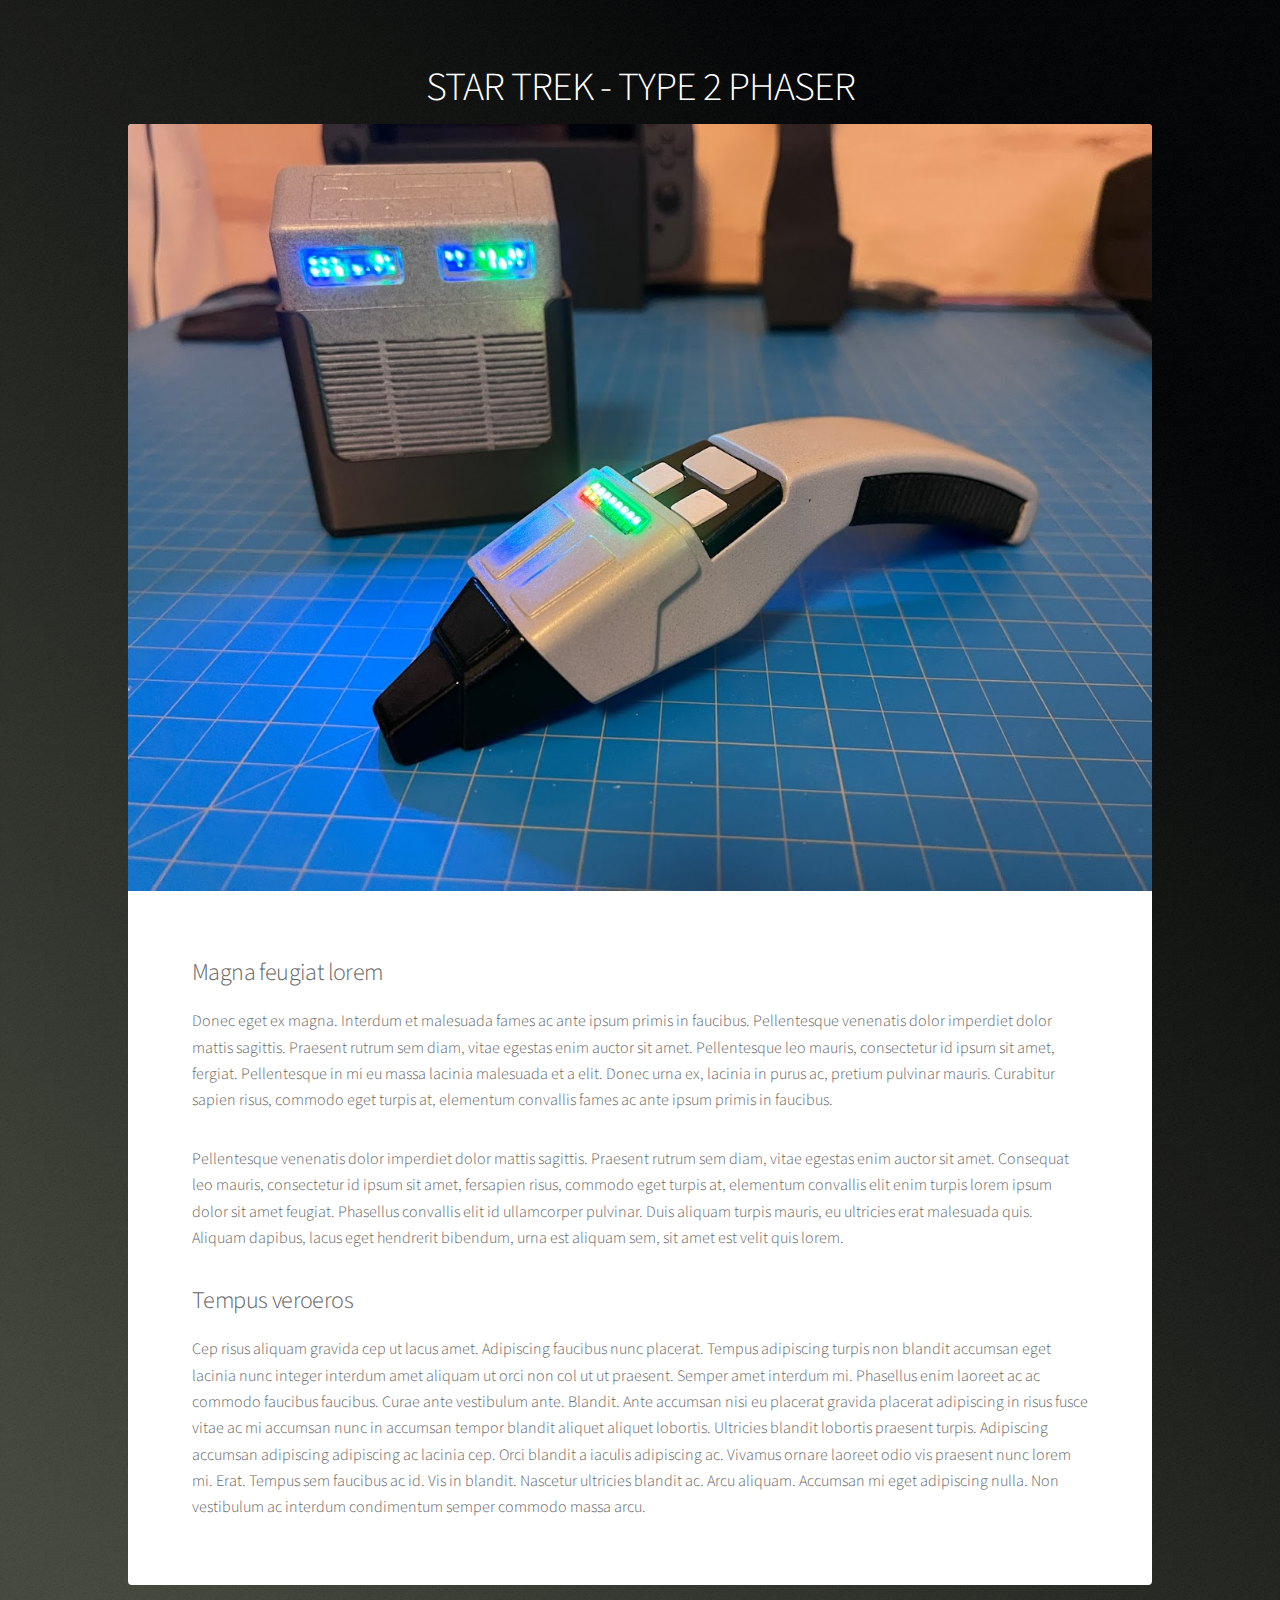
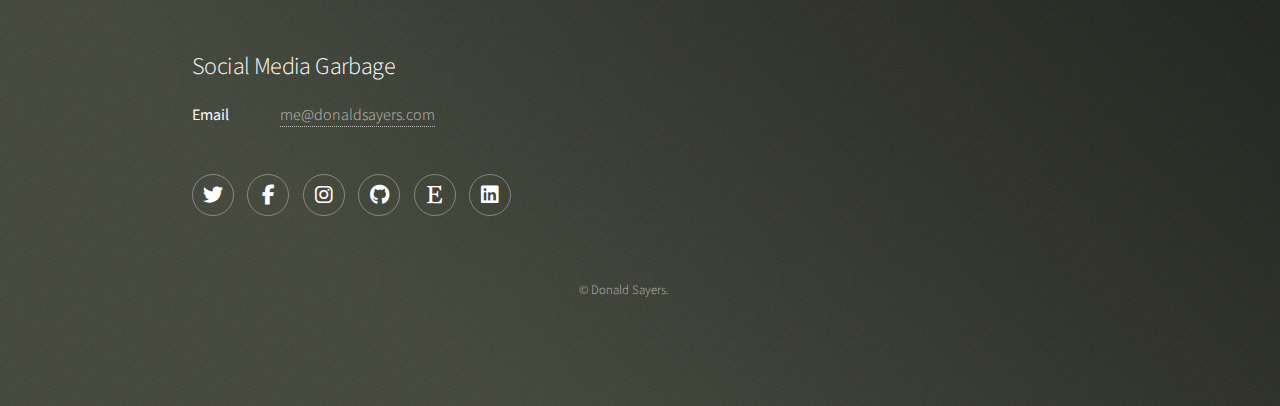
<file: phaser.html>
<!DOCTYPE HTML>
<!--
	Stellar by HTML5 UP
	html5up.net | @ajlkn
	Free for personal and commercial use under the CCA 3.0 license (html5up.net/license)
-->
<html>
	<head>
		<title>STAR TREK - TYPE 2 PHASER</title>
		<meta charset="utf-8" />
		<meta name="viewport" content="width=device-width, initial-scale=1, user-scalable=no" />
		<link rel="stylesheet" href="assets/css/main.css" />
		<noscript><link rel="stylesheet" href="assets/css/noscript.css" /></noscript>
	</head>
	<body class="is-preload">

		<!-- Wrapper -->
			<div id="wrapper">

				<!-- Header -->
					<header id="header">
						<h1>STAR TREK - TYPE 2 PHASER</h1>
					</header>

				<!-- Main -->
					<div id="main">

						<!-- Content -->
							<section id="content" class="main">
								<span class="image main"><img src="images/Phaser.jpg" alt="" /></span>
								<h2>Magna feugiat lorem</h2>
								<p>Donec eget ex magna. Interdum et malesuada fames ac ante ipsum primis in faucibus. Pellentesque venenatis dolor imperdiet dolor mattis sagittis. Praesent rutrum sem diam, vitae egestas enim auctor sit amet. Pellentesque leo mauris, consectetur id ipsum sit amet, fergiat. Pellentesque in mi eu massa lacinia malesuada et a elit. Donec urna ex, lacinia in purus ac, pretium pulvinar mauris. Curabitur sapien risus, commodo eget turpis at, elementum convallis fames ac ante ipsum primis in faucibus.</p>
								<p>Pellentesque venenatis dolor imperdiet dolor mattis sagittis. Praesent rutrum sem diam, vitae egestas enim auctor sit amet. Consequat leo mauris, consectetur id ipsum sit amet, fersapien risus, commodo eget turpis at, elementum convallis elit enim turpis lorem ipsum dolor sit amet feugiat. Phasellus convallis elit id ullamcorper pulvinar. Duis aliquam turpis mauris, eu ultricies erat malesuada quis. Aliquam dapibus, lacus eget hendrerit bibendum, urna est aliquam sem, sit amet est velit quis lorem.</p>
								<h2>Tempus veroeros</h2>
								<p>Cep risus aliquam gravida cep ut lacus amet. Adipiscing faucibus nunc placerat. Tempus adipiscing turpis non blandit accumsan eget lacinia nunc integer interdum amet aliquam ut orci non col ut ut praesent. Semper amet interdum mi. Phasellus enim laoreet ac ac commodo faucibus faucibus. Curae ante vestibulum ante. Blandit. Ante accumsan nisi eu placerat gravida placerat adipiscing in risus fusce vitae ac mi accumsan nunc in accumsan tempor blandit aliquet aliquet lobortis. Ultricies blandit lobortis praesent turpis. Adipiscing accumsan adipiscing adipiscing ac lacinia cep. Orci blandit a iaculis adipiscing ac. Vivamus ornare laoreet odio vis praesent nunc lorem mi. Erat. Tempus sem faucibus ac id. Vis in blandit. Nascetur ultricies blandit ac. Arcu aliquam. Accumsan mi eget adipiscing nulla. Non vestibulum ac interdum condimentum semper commodo massa arcu.</p>
							</section>

					</div>

				<!-- Footer -->
					<footer id="footer">
						<section>
							<h2>Social Media Garbage</h2>
							<dl class="alt">
								<dt>Email</dt>
								<dd><a href="#">me@donaldsayers.com</a></dd>
							</dl>
							<ul class="icons">
								<li><a href="https://twitter.com/donaldsayers" class="icon brands fa-twitter alt"><span class="label">Twitter</span></a></li>
								<li><a href="https://www.facebook.com/DonaldLSayers" class="icon brands fa-facebook-f alt"><span class="label">Facebook</span></a></li>
								<li><a href="https://www.instagram.com/DonaldSayers/" class="icon brands fa-instagram alt"><span class="label">Instagram</span></a></li>
								<li><a href="https://github.com/DonaldLSayers" class="icon brands fa-github alt"><span class="label">GitHub</span></a></li>
								<li><a href="https://www.etsy.com/shop/VoyagerWallet" class="icon brands fa-etsy alt"><span class="label">ETSY</span></a></li>
								<li><a href="https://www.linkedin.com/in/donald-sayers-10371478" class="icon brands fa-linkedin alt"><span class="label">LINKEDin</span></a></li>
							</ul>
						</section>
						<section>

						</section>
						<p class="copyright">&copy; Donald Sayers. </p>
					</footer>

			</div>

		<!-- Scripts -->
			<script src="assets/js/jquery.min.js"></script>
			<script src="assets/js/jquery.scrollex.min.js"></script>
			<script src="assets/js/jquery.scrolly.min.js"></script>
			<script src="assets/js/browser.min.js"></script>
			<script src="assets/js/breakpoints.min.js"></script>
			<script src="assets/js/util.js"></script>
			<script src="assets/js/main.js"></script>

	</body>
</html>
</file>
<file: assets/css/noscript.css>
/*
	Stellar by HTML5 UP
	html5up.net | @ajlkn
	Free for personal and commercial use under the CCA 3.0 license (html5up.net/license)
*/

/* Header */

	body.is-preload #header.alt > * {
		opacity: 1;
	}

	body.is-preload #header.alt .logo {
		-moz-transform: none;
		-webkit-transform: none;
		-ms-transform: none;
		transform: none;
	}
</file>
<file: assets/css/main.css>
@import url(fontawesome-all.min.css);
@import 'https://fonts.googleapis.com/css?family=Source+Sans+Pro:300,400';

/*
	Stellar by HTML5 UP
	html5up.net | @ajlkn
	Free for personal and commercial use under the CCA 3.0 license (html5up.net/license)
*/

html, body, div, span, applet, object,
iframe, h1, h2, h3, h4, h5, h6, p, blockquote,
pre, a, abbr, acronym, address, big, cite,
code, del, dfn, em, img, ins, kbd, q, s, samp,
small, strike, strong, sub, sup, tt, var, b,
u, i, center, dl, dt, dd, ol, ul, li, fieldset,
form, label, legend, table, caption, tbody,
tfoot, thead, tr, th, td, article, aside,
canvas, details, embed, figure, figcaption,
footer, header, hgroup, menu, nav, output, ruby,
section, summary, time, mark, audio, video {
	margin: 0;
	padding: 0;
	border: 0;
	font-size: 100%;
	font: inherit;
	vertical-align: baseline;}

article, aside, details, figcaption, figure,
footer, header, hgroup, menu, nav, section {
	display: block;}

body {
	line-height: 1;
}

ol, ul {
	list-style: none;
}

blockquote, q {
	quotes: none;
}

	blockquote:before, blockquote:after, q:before, q:after {
		content: '';
		content: none;
	}

table {
	border-collapse: collapse;
	border-spacing: 0;
}

body {
	-webkit-text-size-adjust: none;
}

mark {
	background-color: transparent;
	color: inherit;
}

input::-moz-focus-inner {
	border: 0;
	padding: 0;
}

input, select, textarea {
	-moz-appearance: none;
	-webkit-appearance: none;
	-ms-appearance: none;
	appearance: none;
}

/* Basic */

	@-ms-viewport {
		width: device-width;
	}

	body {
		-ms-overflow-style: scrollbar;
	}

	@media screen and (max-width: 480px) {

		html, body {
			min-width: 320px;
		}

	}

	html {
		box-sizing: border-box;
	}

	*, *:before, *:after {
		box-sizing: inherit;
	}

	body {
		background-color: #000000;
		background-image: url("images/overlay.png"), -moz-linear-gradient(45deg, #44473a 15%, #000000 85%);
		background-image: url("images/overlay.png"), -webkit-linear-gradient(45deg, #44473a 15%, #000000 85%);
		background-image: url("images/overlay.png"), -ms-linear-gradient(45deg, #44473a 15%, #000000 85%);
		background-image: url("images/overlay.png"), linear-gradient(45deg, #44473a 15%, #000000 85%);
	}

		body.is-preload *, body.is-preload *:before, body.is-preload *:after {
			-moz-animation: none !important;
			-webkit-animation: none !important;
			-ms-animation: none !important;
			animation: none !important;
			-moz-transition: none !important;
			-webkit-transition: none !important;
			-ms-transition: none !important;
			transition: none !important;
		}

/* Type */

	body {
		background-color: #935d8c;
		color: rgba(255, 255, 255, 0.65);
	}

	body, input, select, textarea {
		font-family: "Source Sans Pro", Helvetica, sans-serif;
		font-size: 17pt;
		font-weight: 300;
		line-height: 1.65;
	}

		@media screen and (max-width: 1680px) {

			body, input, select, textarea {
				font-size: 14pt;
			}

		}

		@media screen and (max-width: 1280px) {

			body, input, select, textarea {
				font-size: 12pt;
			}

		}

		@media screen and (max-width: 360px) {

			body, input, select, textarea {
				font-size: 11pt;
			}

		}

	a {
		-moz-transition: color 0.2s ease, border-bottom 0.2s ease;
		-webkit-transition: color 0.2s ease, border-bottom 0.2s ease;
		-ms-transition: color 0.2s ease, border-bottom 0.2s ease;
		transition: color 0.2s ease, border-bottom 0.2s ease;
		text-decoration: none;
		border-bottom: dotted 1px;
		color: inherit;
	}

		a:hover {
			border-bottom-color: transparent;
		}

	strong, b {
		font-weight: 400;
	}

	em, i {
		font-style: italic;
	}

	p {
		margin: 0 0 2em 0;
	}

		p.content {
			-moz-columns: 20em 2;
			-webkit-columns: 20em 2;
			-ms-columns: 20em 2;
			columns: 20em 2;
			-moz-column-gap: 2em;
			-webkit-column-gap: 2em;
			-ms-column-gap: 2em;
			column-gap: 2em;
			text-align: justify;
		}

	h1, h2, h3, h4, h5, h6 {
		font-weight: 300;
		line-height: 1.5;
		margin: 0 0 0.7em 0;
		letter-spacing: -0.025em;
	}

		h1 a, h2 a, h3 a, h4 a, h5 a, h6 a {
			color: inherit;
			text-decoration: none;
		}

	h1 {
		font-size: 2.5em;
		line-height: 1.2;
	}

	h2 {
		font-size: 1.5em;
	}

	h3 {
		font-size: 1.25em;
	}

	h4 {
		font-size: 1.1em;
	}

	h5 {
		font-size: 0.9em;
	}

	h6 {
		font-size: 0.7em;
	}

	@media screen and (max-width: 736px) {

		h1 {
			font-size: 2em;
		}

	}

	sub {
		font-size: 0.8em;
		position: relative;
		top: 0.5em;
	}

	sup {
		font-size: 0.8em;
		position: relative;
		top: -0.5em;
	}

	blockquote {
		border-left: solid 4px;
		font-style: italic;
		margin: 0 0 2em 0;
		padding: 0.5em 0 0.5em 2em;
	}

	code {
		border-radius: 8px;
		border: solid 1px;
		font-family: "Courier New", monospace;
		font-size: 0.9em;
		margin: 0 0.25em;
		padding: 0.25em 0.65em;
	}

	pre {
		-webkit-overflow-scrolling: touch;
		font-family: "Courier New", monospace;
		font-size: 0.9em;
		margin: 0 0 2em 0;
	}

		pre code {
			display: block;
			line-height: 1.75;
			padding: 1em 1.5em;
			overflow-x: auto;
		}

	hr {
		border: 0;
		border-bottom: solid 1px;
		margin: 2em 0;
	}

		hr.major {
			margin: 3em 0;
		}

	.align-left {
		text-align: left;
	}

	.align-center {
		text-align: center;
	}

	.align-right {
		text-align: right;
	}

	input, select, textarea {
		color: #ffffff;
	}

	a:hover {
		color: #ffffff;
	}

	strong, b {
		color: #ffffff;
	}

	h1, h2, h3, h4, h5, h6 {
		color: #ffffff;
	}

	blockquote {
		border-left-color: rgba(255, 255, 255, 0.35);
	}

	code {
		background: rgba(255, 255, 255, 0.075);
		border-color: rgba(255, 255, 255, 0.35);
	}

	hr {
		border-bottom-color: rgba(255, 255, 255, 0.35);
	}

/* Row */

	.row {
		display: flex;
		flex-wrap: wrap;
		box-sizing: border-box;
		align-items: stretch;
	}

		.row > * {
			box-sizing: border-box;
		}

		.row.gtr-uniform > * > :last-child {
			margin-bottom: 0;
		}

		.row.aln-left {
			justify-content: flex-start;
		}

		.row.aln-center {
			justify-content: center;
		}

		.row.aln-right {
			justify-content: flex-end;
		}

		.row.aln-top {
			align-items: flex-start;
		}

		.row.aln-middle {
			align-items: center;
		}

		.row.aln-bottom {
			align-items: flex-end;
		}

		.row > .imp {
			order: -1;
		}

		.row > .col-1 {
			width: 8.33333%;
		}

		.row > .off-1 {
			margin-left: 8.33333%;
		}

		.row > .col-2 {
			width: 16.66667%;
		}

		.row > .off-2 {
			margin-left: 16.66667%;
		}

		.row > .col-3 {
			width: 25%;
		}

		.row > .off-3 {
			margin-left: 25%;
		}

		.row > .col-4 {
			width: 33.33333%;
		}

		.row > .off-4 {
			margin-left: 33.33333%;
		}

		.row > .col-5 {
			width: 41.66667%;
		}

		.row > .off-5 {
			margin-left: 41.66667%;
		}

		.row > .col-6 {
			width: 50%;
		}

		.row > .off-6 {
			margin-left: 50%;
		}

		.row > .col-7 {
			width: 58.33333%;
		}

		.row > .off-7 {
			margin-left: 58.33333%;
		}

		.row > .col-8 {
			width: 66.66667%;
		}

		.row > .off-8 {
			margin-left: 66.66667%;
		}

		.row > .col-9 {
			width: 75%;
		}

		.row > .off-9 {
			margin-left: 75%;
		}

		.row > .col-10 {
			width: 83.33333%;
		}

		.row > .off-10 {
			margin-left: 83.33333%;
		}

		.row > .col-11 {
			width: 91.66667%;
		}

		.row > .off-11 {
			margin-left: 91.66667%;
		}

		.row > .col-12 {
			width: 100%;
		}

		.row > .off-12 {
			margin-left: 100%;
		}

		.row.gtr-0 {
			margin-top: 0;
			margin-left: 0em;
		}

			.row.gtr-0 > * {
				padding: 0 0 0 0em;
			}

			.row.gtr-0.gtr-uniform {
				margin-top: 0em;
			}

				.row.gtr-0.gtr-uniform > * {
					padding-top: 0em;
				}

		.row.gtr-25 {
			margin-top: 0;
			margin-left: -0.375em;
		}

			.row.gtr-25 > * {
				padding: 0 0 0 0.375em;
			}

			.row.gtr-25.gtr-uniform {
				margin-top: -0.375em;
			}

				.row.gtr-25.gtr-uniform > * {
					padding-top: 0.375em;
				}

		.row.gtr-50 {
			margin-top: 0;
			margin-left: -0.75em;
		}

			.row.gtr-50 > * {
				padding: 0 0 0 0.75em;
			}

			.row.gtr-50.gtr-uniform {
				margin-top: -0.75em;
			}

				.row.gtr-50.gtr-uniform > * {
					padding-top: 0.75em;
				}

		.row {
			margin-top: 0;
			margin-left: -1.5em;
		}

			.row > * {
				padding: 0 0 0 1.5em;
			}

			.row.gtr-uniform {
				margin-top: -1.5em;
			}

				.row.gtr-uniform > * {
					padding-top: 1.5em;
				}

		.row.gtr-150 {
			margin-top: 0;
			margin-left: -2.25em;
		}

			.row.gtr-150 > * {
				padding: 0 0 0 2.25em;
			}

			.row.gtr-150.gtr-uniform {
				margin-top: -2.25em;
			}

				.row.gtr-150.gtr-uniform > * {
					padding-top: 2.25em;
				}

		.row.gtr-200 {
			margin-top: 0;
			margin-left: -3em;
		}

			.row.gtr-200 > * {
				padding: 0 0 0 3em;
			}

			.row.gtr-200.gtr-uniform {
				margin-top: -3em;
			}

				.row.gtr-200.gtr-uniform > * {
					padding-top: 3em;
				}

		@media screen and (max-width: 1680px) {

			.row {
				display: flex;
				flex-wrap: wrap;
				box-sizing: border-box;
				align-items: stretch;
			}

				.row > * {
					box-sizing: border-box;
				}

				.row.gtr-uniform > * > :last-child {
					margin-bottom: 0;
				}

				.row.aln-left {
					justify-content: flex-start;
				}

				.row.aln-center {
					justify-content: center;
				}

				.row.aln-right {
					justify-content: flex-end;
				}

				.row.aln-top {
					align-items: flex-start;
				}

				.row.aln-middle {
					align-items: center;
				}

				.row.aln-bottom {
					align-items: flex-end;
				}

				.row > .imp-xlarge {
					order: -1;
				}

				.row > .col-1-xlarge {
					width: 8.33333%;
				}

				.row > .off-1-xlarge {
					margin-left: 8.33333%;
				}

				.row > .col-2-xlarge {
					width: 16.66667%;
				}

				.row > .off-2-xlarge {
					margin-left: 16.66667%;
				}

				.row > .col-3-xlarge {
					width: 25%;
				}

				.row > .off-3-xlarge {
					margin-left: 25%;
				}

				.row > .col-4-xlarge {
					width: 33.33333%;
				}

				.row > .off-4-xlarge {
					margin-left: 33.33333%;
				}

				.row > .col-5-xlarge {
					width: 41.66667%;
				}

				.row > .off-5-xlarge {
					margin-left: 41.66667%;
				}

				.row > .col-6-xlarge {
					width: 50%;
				}

				.row > .off-6-xlarge {
					margin-left: 50%;
				}

				.row > .col-7-xlarge {
					width: 58.33333%;
				}

				.row > .off-7-xlarge {
					margin-left: 58.33333%;
				}

				.row > .col-8-xlarge {
					width: 66.66667%;
				}

				.row > .off-8-xlarge {
					margin-left: 66.66667%;
				}

				.row > .col-9-xlarge {
					width: 75%;
				}

				.row > .off-9-xlarge {
					margin-left: 75%;
				}

				.row > .col-10-xlarge {
					width: 83.33333%;
				}

				.row > .off-10-xlarge {
					margin-left: 83.33333%;
				}

				.row > .col-11-xlarge {
					width: 91.66667%;
				}

				.row > .off-11-xlarge {
					margin-left: 91.66667%;
				}

				.row > .col-12-xlarge {
					width: 100%;
				}

				.row > .off-12-xlarge {
					margin-left: 100%;
				}

				.row.gtr-0 {
					margin-top: 0;
					margin-left: 0em;
				}

					.row.gtr-0 > * {
						padding: 0 0 0 0em;
					}

					.row.gtr-0.gtr-uniform {
						margin-top: 0em;
					}

						.row.gtr-0.gtr-uniform > * {
							padding-top: 0em;
						}

				.row.gtr-25 {
					margin-top: 0;
					margin-left: -0.375em;
				}

					.row.gtr-25 > * {
						padding: 0 0 0 0.375em;
					}

					.row.gtr-25.gtr-uniform {
						margin-top: -0.375em;
					}

						.row.gtr-25.gtr-uniform > * {
							padding-top: 0.375em;
						}

				.row.gtr-50 {
					margin-top: 0;
					margin-left: -0.75em;
				}

					.row.gtr-50 > * {
						padding: 0 0 0 0.75em;
					}

					.row.gtr-50.gtr-uniform {
						margin-top: -0.75em;
					}

						.row.gtr-50.gtr-uniform > * {
							padding-top: 0.75em;
						}

				.row {
					margin-top: 0;
					margin-left: -1.5em;
				}

					.row > * {
						padding: 0 0 0 1.5em;
					}

					.row.gtr-uniform {
						margin-top: -1.5em;
					}

						.row.gtr-uniform > * {
							padding-top: 1.5em;
						}

				.row.gtr-150 {
					margin-top: 0;
					margin-left: -2.25em;
				}

					.row.gtr-150 > * {
						padding: 0 0 0 2.25em;
					}

					.row.gtr-150.gtr-uniform {
						margin-top: -2.25em;
					}

						.row.gtr-150.gtr-uniform > * {
							padding-top: 2.25em;
						}

				.row.gtr-200 {
					margin-top: 0;
					margin-left: -3em;
				}

					.row.gtr-200 > * {
						padding: 0 0 0 3em;
					}

					.row.gtr-200.gtr-uniform {
						margin-top: -3em;
					}

						.row.gtr-200.gtr-uniform > * {
							padding-top: 3em;
						}

		}

		@media screen and (max-width: 1280px) {

			.row {
				display: flex;
				flex-wrap: wrap;
				box-sizing: border-box;
				align-items: stretch;
			}

				.row > * {
					box-sizing: border-box;
				}

				.row.gtr-uniform > * > :last-child {
					margin-bottom: 0;
				}

				.row.aln-left {
					justify-content: flex-start;
				}

				.row.aln-center {
					justify-content: center;
				}

				.row.aln-right {
					justify-content: flex-end;
				}

				.row.aln-top {
					align-items: flex-start;
				}

				.row.aln-middle {
					align-items: center;
				}

				.row.aln-bottom {
					align-items: flex-end;
				}

				.row > .imp-large {
					order: -1;
				}

				.row > .col-1-large {
					width: 8.33333%;
				}

				.row > .off-1-large {
					margin-left: 8.33333%;
				}

				.row > .col-2-large {
					width: 16.66667%;
				}

				.row > .off-2-large {
					margin-left: 16.66667%;
				}

				.row > .col-3-large {
					width: 25%;
				}

				.row > .off-3-large {
					margin-left: 25%;
				}

				.row > .col-4-large {
					width: 33.33333%;
				}

				.row > .off-4-large {
					margin-left: 33.33333%;
				}

				.row > .col-5-large {
					width: 41.66667%;
				}

				.row > .off-5-large {
					margin-left: 41.66667%;
				}

				.row > .col-6-large {
					width: 50%;
				}

				.row > .off-6-large {
					margin-left: 50%;
				}

				.row > .col-7-large {
					width: 58.33333%;
				}

				.row > .off-7-large {
					margin-left: 58.33333%;
				}

				.row > .col-8-large {
					width: 66.66667%;
				}

				.row > .off-8-large {
					margin-left: 66.66667%;
				}

				.row > .col-9-large {
					width: 75%;
				}

				.row > .off-9-large {
					margin-left: 75%;
				}

				.row > .col-10-large {
					width: 83.33333%;
				}

				.row > .off-10-large {
					margin-left: 83.33333%;
				}

				.row > .col-11-large {
					width: 91.66667%;
				}

				.row > .off-11-large {
					margin-left: 91.66667%;
				}

				.row > .col-12-large {
					width: 100%;
				}

				.row > .off-12-large {
					margin-left: 100%;
				}

				.row.gtr-0 {
					margin-top: 0;
					margin-left: 0em;
				}

					.row.gtr-0 > * {
						padding: 0 0 0 0em;
					}

					.row.gtr-0.gtr-uniform {
						margin-top: 0em;
					}

						.row.gtr-0.gtr-uniform > * {
							padding-top: 0em;
						}

				.row.gtr-25 {
					margin-top: 0;
					margin-left: -0.375em;
				}

					.row.gtr-25 > * {
						padding: 0 0 0 0.375em;
					}

					.row.gtr-25.gtr-uniform {
						margin-top: -0.375em;
					}

						.row.gtr-25.gtr-uniform > * {
							padding-top: 0.375em;
						}

				.row.gtr-50 {
					margin-top: 0;
					margin-left: -0.75em;
				}

					.row.gtr-50 > * {
						padding: 0 0 0 0.75em;
					}

					.row.gtr-50.gtr-uniform {
						margin-top: -0.75em;
					}

						.row.gtr-50.gtr-uniform > * {
							padding-top: 0.75em;
						}

				.row {
					margin-top: 0;
					margin-left: -1.5em;
				}

					.row > * {
						padding: 0 0 0 1.5em;
					}

					.row.gtr-uniform {
						margin-top: -1.5em;
					}

						.row.gtr-uniform > * {
							padding-top: 1.5em;
						}

				.row.gtr-150 {
					margin-top: 0;
					margin-left: -2.25em;
				}

					.row.gtr-150 > * {
						padding: 0 0 0 2.25em;
					}

					.row.gtr-150.gtr-uniform {
						margin-top: -2.25em;
					}

						.row.gtr-150.gtr-uniform > * {
							padding-top: 2.25em;
						}

				.row.gtr-200 {
					margin-top: 0;
					margin-left: -3em;
				}

					.row.gtr-200 > * {
						padding: 0 0 0 3em;
					}

					.row.gtr-200.gtr-uniform {
						margin-top: -3em;
					}

						.row.gtr-200.gtr-uniform > * {
							padding-top: 3em;
						}

		}

		@media screen and (max-width: 980px) {

			.row {
				display: flex;
				flex-wrap: wrap;
				box-sizing: border-box;
				align-items: stretch;
			}

				.row > * {
					box-sizing: border-box;
				}

				.row.gtr-uniform > * > :last-child {
					margin-bottom: 0;
				}

				.row.aln-left {
					justify-content: flex-start;
				}

				.row.aln-center {
					justify-content: center;
				}

				.row.aln-right {
					justify-content: flex-end;
				}

				.row.aln-top {
					align-items: flex-start;
				}

				.row.aln-middle {
					align-items: center;
				}

				.row.aln-bottom {
					align-items: flex-end;
				}

				.row > .imp-medium {
					order: -1;
				}

				.row > .col-1-medium {
					width: 8.33333%;
				}

				.row > .off-1-medium {
					margin-left: 8.33333%;
				}

				.row > .col-2-medium {
					width: 16.66667%;
				}

				.row > .off-2-medium {
					margin-left: 16.66667%;
				}

				.row > .col-3-medium {
					width: 25%;
				}

				.row > .off-3-medium {
					margin-left: 25%;
				}

				.row > .col-4-medium {
					width: 33.33333%;
				}

				.row > .off-4-medium {
					margin-left: 33.33333%;
				}

				.row > .col-5-medium {
					width: 41.66667%;
				}

				.row > .off-5-medium {
					margin-left: 41.66667%;
				}

				.row > .col-6-medium {
					width: 50%;
				}

				.row > .off-6-medium {
					margin-left: 50%;
				}

				.row > .col-7-medium {
					width: 58.33333%;
				}

				.row > .off-7-medium {
					margin-left: 58.33333%;
				}

				.row > .col-8-medium {
					width: 66.66667%;
				}

				.row > .off-8-medium {
					margin-left: 66.66667%;
				}

				.row > .col-9-medium {
					width: 75%;
				}

				.row > .off-9-medium {
					margin-left: 75%;
				}

				.row > .col-10-medium {
					width: 83.33333%;
				}

				.row > .off-10-medium {
					margin-left: 83.33333%;
				}

				.row > .col-11-medium {
					width: 91.66667%;
				}

				.row > .off-11-medium {
					margin-left: 91.66667%;
				}

				.row > .col-12-medium {
					width: 100%;
				}

				.row > .off-12-medium {
					margin-left: 100%;
				}

				.row.gtr-0 {
					margin-top: 0;
					margin-left: 0em;
				}

					.row.gtr-0 > * {
						padding: 0 0 0 0em;
					}

					.row.gtr-0.gtr-uniform {
						margin-top: 0em;
					}

						.row.gtr-0.gtr-uniform > * {
							padding-top: 0em;
						}

				.row.gtr-25 {
					margin-top: 0;
					margin-left: -0.375em;
				}

					.row.gtr-25 > * {
						padding: 0 0 0 0.375em;
					}

					.row.gtr-25.gtr-uniform {
						margin-top: -0.375em;
					}

						.row.gtr-25.gtr-uniform > * {
							padding-top: 0.375em;
						}

				.row.gtr-50 {
					margin-top: 0;
					margin-left: -0.75em;
				}

					.row.gtr-50 > * {
						padding: 0 0 0 0.75em;
					}

					.row.gtr-50.gtr-uniform {
						margin-top: -0.75em;
					}

						.row.gtr-50.gtr-uniform > * {
							padding-top: 0.75em;
						}

				.row {
					margin-top: 0;
					margin-left: -1.5em;
				}

					.row > * {
						padding: 0 0 0 1.5em;
					}

					.row.gtr-uniform {
						margin-top: -1.5em;
					}

						.row.gtr-uniform > * {
							padding-top: 1.5em;
						}

				.row.gtr-150 {
					margin-top: 0;
					margin-left: -2.25em;
				}

					.row.gtr-150 > * {
						padding: 0 0 0 2.25em;
					}

					.row.gtr-150.gtr-uniform {
						margin-top: -2.25em;
					}

						.row.gtr-150.gtr-uniform > * {
							padding-top: 2.25em;
						}

				.row.gtr-200 {
					margin-top: 0;
					margin-left: -3em;
				}

					.row.gtr-200 > * {
						padding: 0 0 0 3em;
					}

					.row.gtr-200.gtr-uniform {
						margin-top: -3em;
					}

						.row.gtr-200.gtr-uniform > * {
							padding-top: 3em;
						}

		}

		@media screen and (max-width: 736px) {

			.row {
				display: flex;
				flex-wrap: wrap;
				box-sizing: border-box;
				align-items: stretch;
			}

				.row > * {
					box-sizing: border-box;
				}

				.row.gtr-uniform > * > :last-child {
					margin-bottom: 0;
				}

				.row.aln-left {
					justify-content: flex-start;
				}

				.row.aln-center {
					justify-content: center;
				}

				.row.aln-right {
					justify-content: flex-end;
				}

				.row.aln-top {
					align-items: flex-start;
				}

				.row.aln-middle {
					align-items: center;
				}

				.row.aln-bottom {
					align-items: flex-end;
				}

				.row > .imp-small {
					order: -1;
				}

				.row > .col-1-small {
					width: 8.33333%;
				}

				.row > .off-1-small {
					margin-left: 8.33333%;
				}

				.row > .col-2-small {
					width: 16.66667%;
				}

				.row > .off-2-small {
					margin-left: 16.66667%;
				}

				.row > .col-3-small {
					width: 25%;
				}

				.row > .off-3-small {
					margin-left: 25%;
				}

				.row > .col-4-small {
					width: 33.33333%;
				}

				.row > .off-4-small {
					margin-left: 33.33333%;
				}

				.row > .col-5-small {
					width: 41.66667%;
				}

				.row > .off-5-small {
					margin-left: 41.66667%;
				}

				.row > .col-6-small {
					width: 50%;
				}

				.row > .off-6-small {
					margin-left: 50%;
				}

				.row > .col-7-small {
					width: 58.33333%;
				}

				.row > .off-7-small {
					margin-left: 58.33333%;
				}

				.row > .col-8-small {
					width: 66.66667%;
				}

				.row > .off-8-small {
					margin-left: 66.66667%;
				}

				.row > .col-9-small {
					width: 75%;
				}

				.row > .off-9-small {
					margin-left: 75%;
				}

				.row > .col-10-small {
					width: 83.33333%;
				}

				.row > .off-10-small {
					margin-left: 83.33333%;
				}

				.row > .col-11-small {
					width: 91.66667%;
				}

				.row > .off-11-small {
					margin-left: 91.66667%;
				}

				.row > .col-12-small {
					width: 100%;
				}

				.row > .off-12-small {
					margin-left: 100%;
				}

				.row.gtr-0 {
					margin-top: 0;
					margin-left: 0em;
				}

					.row.gtr-0 > * {
						padding: 0 0 0 0em;
					}

					.row.gtr-0.gtr-uniform {
						margin-top: 0em;
					}

						.row.gtr-0.gtr-uniform > * {
							padding-top: 0em;
						}

				.row.gtr-25 {
					margin-top: 0;
					margin-left: -0.25em;
				}

					.row.gtr-25 > * {
						padding: 0 0 0 0.25em;
					}

					.row.gtr-25.gtr-uniform {
						margin-top: -0.25em;
					}

						.row.gtr-25.gtr-uniform > * {
							padding-top: 0.25em;
						}

				.row.gtr-50 {
					margin-top: 0;
					margin-left: -0.5em;
				}

					.row.gtr-50 > * {
						padding: 0 0 0 0.5em;
					}

					.row.gtr-50.gtr-uniform {
						margin-top: -0.5em;
					}

						.row.gtr-50.gtr-uniform > * {
							padding-top: 0.5em;
						}

				.row {
					margin-top: 0;
					margin-left: -1em;
				}

					.row > * {
						padding: 0 0 0 1em;
					}

					.row.gtr-uniform {
						margin-top: -1em;
					}

						.row.gtr-uniform > * {
							padding-top: 1em;
						}

				.row.gtr-150 {
					margin-top: 0;
					margin-left: -1.5em;
				}

					.row.gtr-150 > * {
						padding: 0 0 0 1.5em;
					}

					.row.gtr-150.gtr-uniform {
						margin-top: -1.5em;
					}

						.row.gtr-150.gtr-uniform > * {
							padding-top: 1.5em;
						}

				.row.gtr-200 {
					margin-top: 0;
					margin-left: -2em;
				}

					.row.gtr-200 > * {
						padding: 0 0 0 2em;
					}

					.row.gtr-200.gtr-uniform {
						margin-top: -2em;
					}

						.row.gtr-200.gtr-uniform > * {
							padding-top: 2em;
						}

		}

		@media screen and (max-width: 480px) {

			.row {
				display: flex;
				flex-wrap: wrap;
				box-sizing: border-box;
				align-items: stretch;
			}

				.row > * {
					box-sizing: border-box;
				}

				.row.gtr-uniform > * > :last-child {
					margin-bottom: 0;
				}

				.row.aln-left {
					justify-content: flex-start;
				}

				.row.aln-center {
					justify-content: center;
				}

				.row.aln-right {
					justify-content: flex-end;
				}

				.row.aln-top {
					align-items: flex-start;
				}

				.row.aln-middle {
					align-items: center;
				}

				.row.aln-bottom {
					align-items: flex-end;
				}

				.row > .imp-xsmall {
					order: -1;
				}

				.row > .col-1-xsmall {
					width: 8.33333%;
				}

				.row > .off-1-xsmall {
					margin-left: 8.33333%;
				}

				.row > .col-2-xsmall {
					width: 16.66667%;
				}

				.row > .off-2-xsmall {
					margin-left: 16.66667%;
				}

				.row > .col-3-xsmall {
					width: 25%;
				}

				.row > .off-3-xsmall {
					margin-left: 25%;
				}

				.row > .col-4-xsmall {
					width: 33.33333%;
				}

				.row > .off-4-xsmall {
					margin-left: 33.33333%;
				}

				.row > .col-5-xsmall {
					width: 41.66667%;
				}

				.row > .off-5-xsmall {
					margin-left: 41.66667%;
				}

				.row > .col-6-xsmall {
					width: 50%;
				}

				.row > .off-6-xsmall {
					margin-left: 50%;
				}

				.row > .col-7-xsmall {
					width: 58.33333%;
				}

				.row > .off-7-xsmall {
					margin-left: 58.33333%;
				}

				.row > .col-8-xsmall {
					width: 66.66667%;
				}

				.row > .off-8-xsmall {
					margin-left: 66.66667%;
				}

				.row > .col-9-xsmall {
					width: 75%;
				}

				.row > .off-9-xsmall {
					margin-left: 75%;
				}

				.row > .col-10-xsmall {
					width: 83.33333%;
				}

				.row > .off-10-xsmall {
					margin-left: 83.33333%;
				}

				.row > .col-11-xsmall {
					width: 91.66667%;
				}

				.row > .off-11-xsmall {
					margin-left: 91.66667%;
				}

				.row > .col-12-xsmall {
					width: 100%;
				}

				.row > .off-12-xsmall {
					margin-left: 100%;
				}

				.row.gtr-0 {
					margin-top: 0;
					margin-left: 0em;
				}

					.row.gtr-0 > * {
						padding: 0 0 0 0em;
					}

					.row.gtr-0.gtr-uniform {
						margin-top: 0em;
					}

						.row.gtr-0.gtr-uniform > * {
							padding-top: 0em;
						}

				.row.gtr-25 {
					margin-top: 0;
					margin-left: -0.3125em;
				}

					.row.gtr-25 > * {
						padding: 0 0 0 0.3125em;
					}

					.row.gtr-25.gtr-uniform {
						margin-top: -0.3125em;
					}

						.row.gtr-25.gtr-uniform > * {
							padding-top: 0.3125em;
						}

				.row.gtr-50 {
					margin-top: 0;
					margin-left: -0.625em;
				}

					.row.gtr-50 > * {
						padding: 0 0 0 0.625em;
					}

					.row.gtr-50.gtr-uniform {
						margin-top: -0.625em;
					}

						.row.gtr-50.gtr-uniform > * {
							padding-top: 0.625em;
						}

				.row {
					margin-top: 0;
					margin-left: -1.25em;
				}

					.row > * {
						padding: 0 0 0 1.25em;
					}

					.row.gtr-uniform {
						margin-top: -1.25em;
					}

						.row.gtr-uniform > * {
							padding-top: 1.25em;
						}

				.row.gtr-150 {
					margin-top: 0;
					margin-left: -1.875em;
				}

					.row.gtr-150 > * {
						padding: 0 0 0 1.875em;
					}

					.row.gtr-150.gtr-uniform {
						margin-top: -1.875em;
					}

						.row.gtr-150.gtr-uniform > * {
							padding-top: 1.875em;
						}

				.row.gtr-200 {
					margin-top: 0;
					margin-left: -2.5em;
				}

					.row.gtr-200 > * {
						padding: 0 0 0 2.5em;
					}

					.row.gtr-200.gtr-uniform {
						margin-top: -2.5em;
					}

						.row.gtr-200.gtr-uniform > * {
							padding-top: 2.5em;
						}

		}

/* Box */

	.box {
		border-radius: 8px;
		border: solid;
		margin-bottom: 2em;
		padding: 1.5em;
	}

		.box > :last-child,
		.box > :last-child > :last-child,
		.box > :last-child > :last-child > :last-child {
			margin-bottom: 0;
		}

		.box.alt {
			border: 0;
			border-radius: 0;
			padding: 0;
		}

	.box {
		border-color: rgba(255, 255, 255, 0.35);
	}

/* Button */

	input[type="submit"],
	input[type="reset"],
	input[type="button"],
	button,
	.button {
		-moz-appearance: none;
		-webkit-appearance: none;
		-ms-appearance: none;
		appearance: none;
		-moz-transition: background-color 0.2s ease-in-out, color 0.2s ease-in-out;
		-webkit-transition: background-color 0.2s ease-in-out, color 0.2s ease-in-out;
		-ms-transition: background-color 0.2s ease-in-out, color 0.2s ease-in-out;
		transition: background-color 0.2s ease-in-out, color 0.2s ease-in-out;
		border-radius: 8px;
		border: 0;
		cursor: pointer;
		display: inline-block;
		font-weight: 300;
		height: 2.75em;
		line-height: 2.75em;
		min-width: 9.25em;
		padding: 0 1.5em;
		text-align: center;
		text-decoration: none;
		white-space: nowrap;
	}

		input[type="submit"].icon,
		input[type="reset"].icon,
		input[type="button"].icon,
		button.icon,
		.button.icon {
			padding-left: 1.35em;
		}

			input[type="submit"].icon:before,
			input[type="reset"].icon:before,
			input[type="button"].icon:before,
			button.icon:before,
			.button.icon:before {
				margin-right: 0.5em;
			}

		input[type="submit"].fit,
		input[type="reset"].fit,
		input[type="button"].fit,
		button.fit,
		.button.fit {
			width: 100%;
		}

		input[type="submit"].small,
		input[type="reset"].small,
		input[type="button"].small,
		button.small,
		.button.small {
			font-size: 0.8em;
		}

		input[type="submit"].large,
		input[type="reset"].large,
		input[type="button"].large,
		button.large,
		.button.large {
			font-size: 1.35em;
		}

		input[type="submit"].disabled, input[type="submit"]:disabled,
		input[type="reset"].disabled,
		input[type="reset"]:disabled,
		input[type="button"].disabled,
		input[type="button"]:disabled,
		button.disabled,
		button:disabled,
		.button.disabled,
		.button:disabled {
			pointer-events: none;
			opacity: 0.25;
		}

		@media screen and (max-width: 736px) {

			input[type="submit"],
			input[type="reset"],
			input[type="button"],
			button,
			.button {
				min-width: 0;
			}

		}

	input[type="submit"],
	input[type="reset"],
	input[type="button"],
	button,
	.button {
		background-color: transparent;
		box-shadow: inset 0 0 0 1px rgba(255, 255, 255, 0.35);
		color: #ffffff !important;
	}

		input[type="submit"]:hover,
		input[type="reset"]:hover,
		input[type="button"]:hover,
		button:hover,
		.button:hover {
			background-color: rgba(255, 255, 255, 0.075);
		}

		input[type="submit"]:active,
		input[type="reset"]:active,
		input[type="button"]:active,
		button:active,
		.button:active {
			background-color: rgba(255, 255, 255, 0.2);
		}

		input[type="submit"].icon:before,
		input[type="reset"].icon:before,
		input[type="button"].icon:before,
		button.icon:before,
		.button.icon:before {
			color: rgba(255, 255, 255, 0.5);
		}

		input[type="submit"].primary,
		input[type="reset"].primary,
		input[type="button"].primary,
		button.primary,
		.button.primary {
			background-color: #8cc9f0;
			color: #ffffff !important;
			box-shadow: none;
		}

			input[type="submit"].primary:hover,
			input[type="reset"].primary:hover,
			input[type="button"].primary:hover,
			button.primary:hover,
			.button.primary:hover {
				background-color: #9acff2;
			}

			input[type="submit"].primary:active,
			input[type="reset"].primary:active,
			input[type="button"].primary:active,
			button.primary:active,
			.button.primary:active {
				background-color: #7ec3ee;
			}

			input[type="submit"].primary.icon:before,
			input[type="reset"].primary.icon:before,
			input[type="button"].primary.icon:before,
			button.primary.icon:before,
			.button.primary.icon:before {
				color: #ffffff !important;
			}

/* Form */

	form {
		margin: 0 0 2em 0;
	}

	label {
		display: block;
		font-size: 0.9em;
		font-weight: 400;
		margin: 0 0 1em 0;
	}

	input[type="text"],
	input[type="password"],
	input[type="email"],
	select,
	textarea {
		-moz-appearance: none;
		-webkit-appearance: none;
		-ms-appearance: none;
		appearance: none;
		border-radius: 8px;
		border: solid 1px;
		color: inherit;
		display: block;
		outline: 0;
		padding: 0 1em;
		text-decoration: none;
		width: 100%;
	}

		input[type="text"]:invalid,
		input[type="password"]:invalid,
		input[type="email"]:invalid,
		select:invalid,
		textarea:invalid {
			box-shadow: none;
		}

	select {
		background-size: 1.25rem;
		background-repeat: no-repeat;
		background-position: calc(100% - 1rem) center;
		height: 2.75em;
		padding-right: 2.75em;
		text-overflow: ellipsis;
	}

		select:focus::-ms-value {
			background-color: transparent;
		}

		select::-ms-expand {
			display: none;
		}

	input[type="text"],
	input[type="password"],
	input[type="email"],
	select {
		height: 2.75em;
	}

	textarea {
		padding: 0.75em 1em;
	}

	input[type="checkbox"],
	input[type="radio"] {
		-moz-appearance: none;
		-webkit-appearance: none;
		-ms-appearance: none;
		appearance: none;
		display: block;
		float: left;
		margin-right: -2em;
		opacity: 0;
		width: 1em;
		z-index: -1;
	}

		input[type="checkbox"] + label,
		input[type="radio"] + label {
			text-decoration: none;
			cursor: pointer;
			display: inline-block;
			font-size: 1em;
			font-weight: 300;
			padding-left: 2.4em;
			padding-right: 0.75em;
			position: relative;
		}

			input[type="checkbox"] + label:before,
			input[type="radio"] + label:before {
				-moz-osx-font-smoothing: grayscale;
				-webkit-font-smoothing: antialiased;
				display: inline-block;
				font-style: normal;
				font-variant: normal;
				text-rendering: auto;
				line-height: 1;
				text-transform: none !important;
				font-family: 'Font Awesome 5 Free';
				font-weight: 900;
			}

			input[type="checkbox"] + label:before,
			input[type="radio"] + label:before {
				border-radius: 8px;
				border: solid 1px;
				content: '';
				display: inline-block;
				font-size: 0.8em;
				height: 2.0625em;
				left: 0;
				line-height: 2.0625em;
				position: absolute;
				text-align: center;
				top: 0;
				width: 2.0625em;
			}

		input[type="checkbox"]:checked + label:before,
		input[type="radio"]:checked + label:before {
			content: '\f00c';
		}

	input[type="checkbox"] + label:before {
		border-radius: 8px;
	}

	input[type="radio"] + label:before {
		border-radius: 100%;
	}

	::-webkit-input-placeholder {
		opacity: 1.0;
	}

	:-moz-placeholder {
		opacity: 1.0;
	}

	::-moz-placeholder {
		opacity: 1.0;
	}

	:-ms-input-placeholder {
		opacity: 1.0;
	}

	label {
		color: #ffffff;
	}

	input[type="text"],
	input[type="password"],
	input[type="email"],
	select,
	textarea {
		background-color: rgba(255, 255, 255, 0.075);
		border-color: rgba(255, 255, 255, 0.35);
	}

		input[type="text"]:focus,
		input[type="password"]:focus,
		input[type="email"]:focus,
		select:focus,
		textarea:focus {
			border-color: #8cc9f0;
			box-shadow: 0 0 0 1px #8cc9f0;
		}

	select {
		background-image: url("data:image/svg+xml;charset=utf8,%3Csvg xmlns='http://www.w3.org/2000/svg' width='40' height='40' preserveAspectRatio='none' viewBox='0 0 40 40'%3E%3Cpath d='M9.4,12.3l10.4,10.4l10.4-10.4c0.2-0.2,0.5-0.4,0.9-0.4c0.3,0,0.6,0.1,0.9,0.4l3.3,3.3c0.2,0.2,0.4,0.5,0.4,0.9 c0,0.4-0.1,0.6-0.4,0.9L20.7,31.9c-0.2,0.2-0.5,0.4-0.9,0.4c-0.3,0-0.6-0.1-0.9-0.4L4.3,17.3c-0.2-0.2-0.4-0.5-0.4-0.9 c0-0.4,0.1-0.6,0.4-0.9l3.3-3.3c0.2-0.2,0.5-0.4,0.9-0.4S9.1,12.1,9.4,12.3z' fill='rgba(255, 255, 255, 0.35)' /%3E%3C/svg%3E");
	}

		select option {
			color: #ffffff;
			background: #935d8c;
		}

	input[type="checkbox"] + label,
	input[type="radio"] + label {
		color: rgba(255, 255, 255, 0.65);
	}

		input[type="checkbox"] + label:before,
		input[type="radio"] + label:before {
			background: rgba(255, 255, 255, 0.075);
			border-color: rgba(255, 255, 255, 0.35);
		}

	input[type="checkbox"]:checked + label:before,
	input[type="radio"]:checked + label:before {
		background-color: #ffffff;
		border-color: #ffffff;
		color: #935d8c;
	}

	input[type="checkbox"]:focus + label:before,
	input[type="radio"]:focus + label:before {
		border-color: #8cc9f0;
		box-shadow: 0 0 0 1px #8cc9f0;
	}

	::-webkit-input-placeholder {
		color: rgba(255, 255, 255, 0.5) !important;
	}

	:-moz-placeholder {
		color: rgba(255, 255, 255, 0.5) !important;
	}

	::-moz-placeholder {
		color: rgba(255, 255, 255, 0.5) !important;
	}

	:-ms-input-placeholder {
		color: rgba(255, 255, 255, 0.5) !important;
	}

	.formerize-placeholder {
		color: rgba(255, 255, 255, 0.5) !important;
	}

/* Icon */

	.icon {
		text-decoration: none;
		-moz-transition: background-color 0.2s ease-in-out, color 0.2s ease-in-out;
		-webkit-transition: background-color 0.2s ease-in-out, color 0.2s ease-in-out;
		-ms-transition: background-color 0.2s ease-in-out, color 0.2s ease-in-out;
		transition: background-color 0.2s ease-in-out, color 0.2s ease-in-out;
		border-bottom: none;
		position: relative;
	}

		.icon:before {
			-moz-osx-font-smoothing: grayscale;
			-webkit-font-smoothing: antialiased;
			display: inline-block;
			font-style: normal;
			font-variant: normal;
			text-rendering: auto;
			line-height: 1;
			text-transform: none !important;
			font-family: 'Font Awesome 5 Free';
			font-weight: 400;
		}

		.icon > .label {
			display: none;
		}

		.icon:before {
			line-height: solid;
		}

		.icon.solid:before {
			font-weight: 900;
		}

		.icon.brands:before {
			font-family: 'Font Awesome 5 Brands';
		}

		.icon.major {
			border: solid 1px;
			display: inline-block;
			border-radius: 100%;
			padding: 0.65em;
			margin: 0 0 2em 0;
			cursor: default;
		}

			.icon.major:before {
				display: inline-block;
				font-size: 6.25rem;
				width: 2.25em;
				height: 2.25em;
				line-height: 2.2em;
				border-radius: 100%;
				border: solid 1px;
				text-align: center;
			}

		.icon.alt {
			display: inline-block;
			border: solid 1px;
			border-radius: 100%;
		}

			.icon.alt:before {
				display: block;
				font-size: 1.25em;
				width: 2em;
				height: 2em;
				text-align: center;
				line-height: 2em;
			}

		.icon.style1 {
			color: #efa8b0;
		}

		.icon.style2 {
			color: #c79cc8;
		}

		.icon.style3 {
			color: #a89cc8;
		}

		.icon.style4 {
			color: #9bb2e1;
		}

		.icon.style5 {
			color: #8cc9f0;
		}

		@media screen and (max-width: 1680px) {

			.icon.major:before {
				font-size: 5.5rem;
			}

		}

		@media screen and (max-width: 1280px) {

			.icon.major:before {
				font-size: 4.75rem;
			}

		}

		@media screen and (max-width: 736px) {

			.icon.major {
				margin: 0 0 1.5em 0;
				padding: 0.35em;
			}

				.icon.major:before {
					font-size: 3.5rem;
				}

		}

	.icon.major {
		border-color: rgba(255, 255, 255, 0.35);
	}

		.icon.major:before {
			border-color: rgba(255, 255, 255, 0.35);
		}

	.icon.alt {
		border-color: rgba(255, 255, 255, 0.35);
		color: #ffffff;
	}

		.icon.alt:hover {
			background-color: rgba(255, 255, 255, 0.075);
		}

		.icon.alt:active {
			background-color: rgba(255, 255, 255, 0.2);
		}

/* Image */

	.image {
		border-radius: 8px;
		border: 0;
		display: inline-block;
		position: relative;
	}

		.image img {
			border-radius: 8px;
			display: block;
		}

		.image.left, .image.right {
			max-width: 40%;
		}

			.image.left img, .image.right img {
				width: 100%;
			}

		.image.left {
			float: left;
			margin: 0 1.5em 1em 0;
			top: 0.25em;
		}

		.image.right {
			float: right;
			margin: 0 0 1em 1.5em;
			top: 0.25em;
		}

		.image.fit {
			display: block;
			margin: 0 0 2em 0;
			width: 100%;
		}

			.image.fit img {
				width: 100%;
			}

		.image.main {
			display: block;
			margin: 0 0 3em 0;
			width: 100%;
		}

			.image.main img {
				width: 100%;
			}

/* List */

	ol {
		list-style: decimal;
		margin: 0 0 2em 0;
		padding-left: 1.25em;
	}

		ol li {
			padding-left: 0.25em;
		}

	ul {
		list-style: disc;
		margin: 0 0 2em 0;
		padding-left: 1em;
	}

		ul li {
			padding-left: 0.5em;
		}

		ul.alt {
			list-style: none;
			padding-left: 0;
		}

			ul.alt li {
				border-top: solid 1px;
				padding: 0.5em 0;
			}

				ul.alt li:first-child {
					border-top: 0;
					padding-top: 0;
				}

	dl {
		margin: 0 0 2em 0;
	}

		dl dt {
			display: block;
			font-weight: 400;
			margin: 0 0 1em 0;
		}

		dl dd {
			margin-left: 2em;
		}

		dl.alt dt {
			display: block;
			width: 3em;
			margin: 0;
			clear: left;
			float: left;
		}

		dl.alt dd {
			margin: 0 0 0.85em 5.5em;
		}

		dl.alt:after {
			content: '';
			display: block;
			clear: both;
		}

	ul.alt li {
		border-top-color: rgba(255, 255, 255, 0.35);
	}

	dl dt {
		color: #ffffff;
	}

/* Actions */

	ul.actions {
		display: -moz-flex;
		display: -webkit-flex;
		display: -ms-flex;
		display: flex;
		cursor: default;
		list-style: none;
		margin-left: -1em;
		padding-left: 0;
	}

		ul.actions li {
			padding: 0 0 0 1em;
			vertical-align: middle;
		}

		ul.actions.special {
			-moz-justify-content: center;
			-webkit-justify-content: center;
			-ms-justify-content: center;
			justify-content: center;
			width: 100%;
			margin-left: 0;
		}

			ul.actions.special li:first-child {
				padding-left: 0;
			}

		ul.actions.stacked {
			-moz-flex-direction: column;
			-webkit-flex-direction: column;
			-ms-flex-direction: column;
			flex-direction: column;
			margin-left: 0;
		}

			ul.actions.stacked li {
				padding: 1.3em 0 0 0;
			}

				ul.actions.stacked li:first-child {
					padding-top: 0;
				}

		ul.actions.fit {
			width: calc(100% + 1em);
		}

			ul.actions.fit li {
				-moz-flex-grow: 1;
				-webkit-flex-grow: 1;
				-ms-flex-grow: 1;
				flex-grow: 1;
				-moz-flex-shrink: 1;
				-webkit-flex-shrink: 1;
				-ms-flex-shrink: 1;
				flex-shrink: 1;
				width: 100%;
			}

				ul.actions.fit li > * {
					width: 100%;
				}

			ul.actions.fit.stacked {
				width: 100%;
			}

		@media screen and (max-width: 480px) {

			ul.actions:not(.fixed) {
				-moz-flex-direction: column;
				-webkit-flex-direction: column;
				-ms-flex-direction: column;
				flex-direction: column;
				margin-left: 0;
				width: 100% !important;
			}

				ul.actions:not(.fixed) li {
					-moz-flex-grow: 1;
					-webkit-flex-grow: 1;
					-ms-flex-grow: 1;
					flex-grow: 1;
					-moz-flex-shrink: 1;
					-webkit-flex-shrink: 1;
					-ms-flex-shrink: 1;
					flex-shrink: 1;
					padding: 1em 0 0 0;
					text-align: center;
					width: 100%;
				}

					ul.actions:not(.fixed) li > * {
						width: 100%;
					}

					ul.actions:not(.fixed) li:first-child {
						padding-top: 0;
					}

					ul.actions:not(.fixed) li input[type="submit"],
					ul.actions:not(.fixed) li input[type="reset"],
					ul.actions:not(.fixed) li input[type="button"],
					ul.actions:not(.fixed) li button,
					ul.actions:not(.fixed) li .button {
						width: 100%;
					}

						ul.actions:not(.fixed) li input[type="submit"].icon:before,
						ul.actions:not(.fixed) li input[type="reset"].icon:before,
						ul.actions:not(.fixed) li input[type="button"].icon:before,
						ul.actions:not(.fixed) li button.icon:before,
						ul.actions:not(.fixed) li .button.icon:before {
							margin-left: -0.5rem;
						}

		}

/* Icons */

	ul.icons {
		cursor: default;
		list-style: none;
		padding-left: 0;
	}

		ul.icons li {
			display: inline-block;
			padding: 0 0.65em 0 0;
		}

			ul.icons li:last-child {
				padding-right: 0 !important;
			}

/* Section/Article */

	section.special, article.special {
		text-align: center;
	}

	header.major {
		margin-bottom: 3em;
	}

		header.major h2 {
			font-size: 2em;
		}

			header.major h2:after {
				display: block;
				content: '';
				width: 3.25em;
				height: 2px;
				margin: 0.7em 0 1em 0;
				border-radius: 2px;
			}

				section.special header.major h2:after, article.special header.major h2:after {
					margin-left: auto;
					margin-right: auto;
				}

		header.major p {
			font-size: 1.25em;
			letter-spacing: -0.025em;
		}

		header.major.special {
			text-align: center;
		}

			header.major.special h2:after {
				margin-left: auto;
				margin-right: auto;
			}

	footer.major {
		margin-top: 3em;
	}

	@media screen and (max-width: 736px) {

		header.major {
			margin-bottom: 0;
		}

			header.major h2 {
				font-size: 1.5em;
			}

			header.major p {
				font-size: 1em;
				letter-spacing: 0;
			}

				header.major p br {
					display: none;
				}

		footer.major {
			margin-top: 0;
		}

	}

	header.major h2:after {
		background-color: rgba(255, 255, 255, 0.35);
	}

/* Table */

	.table-wrapper {
		-webkit-overflow-scrolling: touch;
		overflow-x: auto;
	}

	table {
		margin: 0 0 2em 0;
		width: 100%;
	}

		table tbody tr {
			border: solid 1px;
			border-left: 0;
			border-right: 0;
		}

		table td {
			padding: 0.75em 0.75em;
		}

		table th {
			font-size: 0.9em;
			font-weight: 400;
			padding: 0 0.75em 0.75em 0.75em;
			text-align: left;
		}

		table thead {
			border-bottom: solid 2px;
		}

		table tfoot {
			border-top: solid 2px;
		}

		table.alt {
			border-collapse: separate;
		}

			table.alt tbody tr td {
				border: solid 1px;
				border-left-width: 0;
				border-top-width: 0;
			}

				table.alt tbody tr td:first-child {
					border-left-width: 1px;
				}

			table.alt tbody tr:first-child td {
				border-top-width: 1px;
			}

			table.alt thead {
				border-bottom: 0;
			}

			table.alt tfoot {
				border-top: 0;
			}

	table tbody tr {
		border-color: rgba(255, 255, 255, 0.35);
	}

		table tbody tr:nth-child(2n + 1) {
			background-color: rgba(255, 255, 255, 0.075);
		}

	table th {
		color: #ffffff;
	}

	table thead {
		border-bottom-color: rgba(255, 255, 255, 0.35);
	}

	table tfoot {
		border-top-color: rgba(255, 255, 255, 0.35);
	}

	table.alt tbody tr td {
		border-color: rgba(255, 255, 255, 0.35);
	}

/* Features */

	.features {
		display: -moz-flex;
		display: -webkit-flex;
		display: -ms-flex;
		display: flex;
		-moz-flex-wrap: wrap;
		-webkit-flex-wrap: wrap;
		-ms-flex-wrap: wrap;
		flex-wrap: wrap;
		-moz-justify-content: center;
		-webkit-justify-content: center;
		-ms-justify-content: center;
		justify-content: center;
		width: calc(100% + 2em);
		margin: 0 0 3em -2em;
		padding: 0;
		list-style: none;
	}

		.features li {
			width: calc(33.33333% - 2em);
			margin-left: 2em;
			margin-top: 3em;
			padding: 0;
		}

			.features li:nth-child(1), .features li:nth-child(2), .features li:nth-child(3) {
				margin-top: 0;
			}

			.features li > :last-child {
				margin-bottom: 0;
			}

		@media screen and (max-width: 980px) {

			.features li {
				width: calc(50% - 2em);
			}

				.features li:nth-child(3) {
					margin-top: 3em;
				}

		}

		@media screen and (max-width: 736px) {

			.features {
				width: 100%;
				margin: 0 0 2em 0;
			}

				.features li {
					width: 100%;
					margin-left: 0;
					margin-top: 2em;
				}

					.features li:nth-child(2), .features li:nth-child(3) {
						margin-top: 2em;
					}

		}

/* Statistics */

	.statistics {
		display: -moz-flex;
		display: -webkit-flex;
		display: -ms-flex;
		display: flex;
		width: 100%;
		margin: 0 0 3em 0;
		padding: 0;
		list-style: none;
		cursor: default;
	}

		.statistics li {
			-moz-flex: 1;
			-webkit-flex: 1;
			-ms-flex: 1;
			flex: 1;
			padding: 1.5em;
			color: #ffffff;
			text-align: center;
		}

			.statistics li.style1 {
				background-color: #efa8b0;
			}

			.statistics li.style2 {
				background-color: #c79cc8;
			}

			.statistics li.style3 {
				background-color: #a89cc8;
			}

			.statistics li.style4 {
				background-color: #9bb2e1;
			}

			.statistics li.style5 {
				background-color: #8cc9f0;
			}

			.statistics li strong, .statistics li b {
				display: block;
				font-size: 2em;
				line-height: 1.1;
				color: inherit !important;
				font-weight: 300;
				letter-spacing: -0.025em;
			}

			.statistics li:first-child {
				border-top-left-radius: 8px;
				border-bottom-left-radius: 8px;
			}

			.statistics li:last-child {
				border-top-right-radius: 8px;
				border-bottom-right-radius: 8px;
			}

			.statistics li .icon {
				display: inline-block;
			}

				.statistics li .icon:before {
					font-size: 2.75rem;
					line-height: 1.3;
				}

		@media screen and (max-width: 980px) {

			.statistics li strong, .statistics li b {
				font-size: 1.5em;
			}

		}

		@media screen and (max-width: 736px) {

			.statistics {
				display: block;
				width: 20em;
				max-width: 100%;
				margin: 0 auto 2em auto;
			}

				.statistics li:first-child {
					border-bottom-left-radius: 0;
					border-top-right-radius: 8px;
				}

				.statistics li:last-child {
					border-top-right-radius: 0;
					border-bottom-left-radius: 8px;
				}

				.statistics li .icon:before {
					font-size: 3.75rem;
				}

				.statistics li strong, .statistics li b {
					font-size: 2.5em;
				}

		}

/* Spotlight */

	.spotlight {
		display: -moz-flex;
		display: -webkit-flex;
		display: -ms-flex;
		display: flex;
		-moz-align-items: center;
		-webkit-align-items: center;
		-ms-align-items: center;
		align-items: center;
		margin: 0 0 2em 0;
	}

		.spotlight .content {
			-moz-flex: 1;
			-webkit-flex: 1;
			-ms-flex: 1;
			flex: 1;
		}

			.spotlight .content > :last-child {
				margin-bottom: 0;
			}

			.spotlight .content header.major {
				margin: 0 0 2em 0;
			}

		.spotlight .image {
			display: inline-block;
			margin-left: 4em;
			padding: 0.65em;
			border-radius: 100%;
			border: solid 1px;
		}

			.spotlight .image img {
				display: block;
				border-radius: 100%;
				width: 16em;
			}

		@media screen and (max-width: 980px) {

			.spotlight {
				-moz-flex-direction: column-reverse;
				-webkit-flex-direction: column-reverse;
				-ms-flex-direction: column-reverse;
				flex-direction: column-reverse;
				text-align: center;
			}

				.spotlight .content {
					-moz-flex: 0 1 auto;
					-webkit-flex: 0 1 auto;
					-ms-flex: 0 1 auto;
					flex: 0 1 auto;
					width: 100%;
				}

					.spotlight .content header.major h2:after {
						margin-left: auto;
						margin-right: auto;
					}

					.spotlight .content .actions {
						-moz-justify-content: center;
						-webkit-justify-content: center;
						-ms-justify-content: center;
						justify-content: center;
						width: calc(100% + 1em);
					}

				.spotlight .image {
					-moz-flex: 0 1 auto;
					-webkit-flex: 0 1 auto;
					-ms-flex: 0 1 auto;
					flex: 0 1 auto;
					margin-left: 0;
					margin-bottom: 2em;
				}

		}

		@media screen and (max-width: 736px) {

			.spotlight .image {
				padding: 0.35em;
			}

				.spotlight .image img {
					width: 12em;
				}

		}

	.spotlight .image {
		border-color: rgba(255, 255, 255, 0.35);
	}

/* Header */

	#header {
		padding: 5em 5em 1em 5em ;
		text-align: center;
	}

		#header h1 {
			margin: 0 0 0.25em 0;
		}

		#header p {
			font-size: 1.25em;
			letter-spacing: -0.025em;
		}

		#header.alt {
			padding: 7em 5em 4em 5em ;
		}

			#header.alt h1 {
				font-size: 3.25em;
			}

			#header.alt > * {
				-moz-transition: opacity 3s ease;
				-webkit-transition: opacity 3s ease;
				-ms-transition: opacity 3s ease;
				transition: opacity 3s ease;
				-moz-transition-delay: 0.5s;
				-webkit-transition-delay: 0.5s;
				-ms-transition-delay: 0.5s;
				transition-delay: 0.5s;
				opacity: 1;
			}

			#header.alt .logo {
				-moz-transition: opacity 1.25s ease, -moz-transform 0.5s ease;
				-webkit-transition: opacity 1.25s ease, -webkit-transform 0.5s ease;
				-ms-transition: opacity 1.25s ease, -ms-transform 0.5s ease;
				transition: opacity 1.25s ease, transform 0.5s ease;
				-moz-transition-delay: 0s;
				-webkit-transition-delay: 0s;
				-ms-transition-delay: 0s;
				transition-delay: 0s;
				display: block;
				margin: 0 0 1.5em 0;
			}

				#header.alt .logo img {
					display: block;
					margin: 0 auto;
					max-width: 75%;
				}

		@media screen and (max-width: 1280px) {

			#header {
				padding: 4em 4em 0.1em 4em ;
			}

				#header.alt {
					padding: 6em 4em 3em 4em ;
				}

		}

		@media screen and (max-width: 980px) {

			#header {
				padding: 4em 3em 0.1em 3em ;
			}

				#header.alt {
					padding: 5em 3em 2em 3em ;
				}

		}

		@media screen and (max-width: 736px) {

			#header {
				padding: 3em 2em 0.1em 2em ;
			}

				#header p {
					font-size: 1em;
					letter-spacing: 0;
				}

					#header p br {
						display: none;
					}

				#header.alt {
					padding: 4em 2em 1em 2em ;
				}

					#header.alt h1 {
						font-size: 2.5em;
					}

		}

		@media screen and (max-width: 480px) {

			#header {
				padding: 3em 1.5em 0.1em 1.5em ;
			}

				#header.alt {
					padding: 4em 1.5em 1em 1.5em ;
				}

		}

		@media screen and (max-width: 360px) {

			#header {
				padding: 2.5em 1em 0.1em 1em ;
			}

				#header.alt {
					padding: 3.5em 1em 0.5em 1em ;
				}

		}

		body.is-preload #header.alt > * {
			opacity: 0;
		}

		body.is-preload #header.alt .logo {
			-moz-transform: scale(0.8) rotate(-30deg);
			-webkit-transform: scale(0.8) rotate(-30deg);
			-ms-transform: scale(0.8) rotate(-30deg);
			transform: scale(0.8) rotate(-30deg);
		}

/* Nav */

	#nav {
		-moz-transition: background-color 0.2s ease, border-top-left-radius 0.2s ease, border-top-right-radius 0.2s ease, padding 0.2s ease;
		-webkit-transition: background-color 0.2s ease, border-top-left-radius 0.2s ease, border-top-right-radius 0.2s ease, padding 0.2s ease;
		-ms-transition: background-color 0.2s ease, border-top-left-radius 0.2s ease, border-top-right-radius 0.2s ease, padding 0.2s ease;
		transition: background-color 0.2s ease, border-top-left-radius 0.2s ease, border-top-right-radius 0.2s ease, padding 0.2s ease;
		background-color: #ffffff;
		color: #636363;
		position: absolute;
		width: 64em;
		max-width: calc(100% - 4em);
		padding: 1em;
		background-color: #f7f7f7;
		border-top-left-radius: 0.25em;
		border-top-right-radius: 0.25em;
		cursor: default;
		text-align: center;
	}

		#nav input, #nav select, #nav textarea {
			color: #636363;
		}

		#nav a:hover {
			color: #636363;
		}

		#nav strong, #nav b {
			color: #636363;
		}

		#nav h1, #nav h2, #nav h3, #nav h4, #nav h5, #nav h6 {
			color: #636363;
		}

		#nav blockquote {
			border-left-color: #dddddd;
		}

		#nav code {
			background: rgba(222, 222, 222, 0.25);
			border-color: #dddddd;
		}

		#nav hr {
			border-bottom-color: #dddddd;
		}

		#nav + #main {
			padding-top: 4.25em;
		}

		#nav ul {
			margin: 0;
			padding: 0;
			list-style: none;
		}

			#nav ul li {
				-moz-transition: margin 0.2s ease;
				-webkit-transition: margin 0.2s ease;
				-ms-transition: margin 0.2s ease;
				transition: margin 0.2s ease;
				display: inline-block;
				margin: 0 0.35em;
				padding: 0;
				vertical-align: middle;
			}

				#nav ul li a {
					-moz-transition: font-size 0.2s ease;
					-webkit-transition: font-size 0.2s ease;
					-ms-transition: font-size 0.2s ease;
					transition: font-size 0.2s ease;
					display: inline-block;
					height: 2.25em;
					line-height: 2.25em;
					padding: 0 1.25em;
					border: 0;
					border-radius: 8px;
					box-shadow: inset 0 0 0 1px transparent;
				}

					#nav ul li a:hover {
						background-color: rgba(222, 222, 222, 0.25);
					}

					#nav ul li a.active {
						background-color: #ffffff;
						box-shadow: none;
					}

		#nav.alt {
			position: fixed;
			top: 0;
			padding: 0.5em 1em;
			background-color: rgba(247, 247, 247, 0.95);
			border-top-left-radius: 0;
			border-top-right-radius: 0;
			z-index: 10000;
		}

			#nav.alt ul li {
				margin: 0 0.175em;
			}

				#nav.alt ul li a {
					font-size: 0.9em;
				}

		@media screen and (max-width: 736px) {

			#nav {
				display: none;
			}

				#nav + #main {
					padding-top: 0;
				}

		}

/* Main */

	#main {
		background-color: #ffffff;
		color: #636363;
		border-radius: 0.25em;
	}

		#main input, #main select, #main textarea {
			color: #636363;
		}

		#main a:hover {
			color: #636363;
		}

		#main strong, #main b {
			color: #636363;
		}

		#main h1, #main h2, #main h3, #main h4, #main h5, #main h6 {
			color: #636363;
		}

		#main blockquote {
			border-left-color: #dddddd;
		}

		#main code {
			background: rgba(222, 222, 222, 0.25);
			border-color: #dddddd;
		}

		#main hr {
			border-bottom-color: #dddddd;
		}

		#main .box {
			border-color: #dddddd;
		}

		#main input[type="submit"],
		#main input[type="reset"],
		#main input[type="button"],
		#main button,
		#main .button {
			background-color: transparent;
			box-shadow: inset 0 0 0 1px #dddddd;
			color: #636363 !important;
		}

			#main input[type="submit"]:hover,
			#main input[type="reset"]:hover,
			#main input[type="button"]:hover,
			#main button:hover,
			#main .button:hover {
				background-color: rgba(222, 222, 222, 0.25);
			}

			#main input[type="submit"]:active,
			#main input[type="reset"]:active,
			#main input[type="button"]:active,
			#main button:active,
			#main .button:active {
				background-color: rgba(222, 222, 222, 0.5);
			}

			#main input[type="submit"].icon:before,
			#main input[type="reset"].icon:before,
			#main input[type="button"].icon:before,
			#main button.icon:before,
			#main .button.icon:before {
				color: rgba(99, 99, 99, 0.25);
			}

			#main input[type="submit"].primary,
			#main input[type="reset"].primary,
			#main input[type="button"].primary,
			#main button.primary,
			#main .button.primary {
				background-color: #8cc9f0;
				color: #ffffff !important;
				box-shadow: none;
			}

				#main input[type="submit"].primary:hover,
				#main input[type="reset"].primary:hover,
				#main input[type="button"].primary:hover,
				#main button.primary:hover,
				#main .button.primary:hover {
					background-color: #9acff2;
				}

				#main input[type="submit"].primary:active,
				#main input[type="reset"].primary:active,
				#main input[type="button"].primary:active,
				#main button.primary:active,
				#main .button.primary:active {
					background-color: #7ec3ee;
				}

				#main input[type="submit"].primary.icon:before,
				#main input[type="reset"].primary.icon:before,
				#main input[type="button"].primary.icon:before,
				#main button.primary.icon:before,
				#main .button.primary.icon:before {
					color: #ffffff !important;
				}

		#main label {
			color: #636363;
		}

		#main input[type="text"],
		#main input[type="password"],
		#main input[type="email"],
		#main select,
		#main textarea {
			background-color: rgba(222, 222, 222, 0.25);
			border-color: #dddddd;
		}

			#main input[type="text"]:focus,
			#main input[type="password"]:focus,
			#main input[type="email"]:focus,
			#main select:focus,
			#main textarea:focus {
				border-color: #8cc9f0;
				box-shadow: 0 0 0 1px #8cc9f0;
			}

		#main select {
			background-image: url("data:image/svg+xml;charset=utf8,%3Csvg xmlns='http://www.w3.org/2000/svg' width='40' height='40' preserveAspectRatio='none' viewBox='0 0 40 40'%3E%3Cpath d='M9.4,12.3l10.4,10.4l10.4-10.4c0.2-0.2,0.5-0.4,0.9-0.4c0.3,0,0.6,0.1,0.9,0.4l3.3,3.3c0.2,0.2,0.4,0.5,0.4,0.9 c0,0.4-0.1,0.6-0.4,0.9L20.7,31.9c-0.2,0.2-0.5,0.4-0.9,0.4c-0.3,0-0.6-0.1-0.9-0.4L4.3,17.3c-0.2-0.2-0.4-0.5-0.4-0.9 c0-0.4,0.1-0.6,0.4-0.9l3.3-3.3c0.2-0.2,0.5-0.4,0.9-0.4S9.1,12.1,9.4,12.3z' fill='%23dddddd' /%3E%3C/svg%3E");
		}

			#main select option {
				color: #636363;
				background: #ffffff;
			}

		#main input[type="checkbox"] + label,
		#main input[type="radio"] + label {
			color: #636363;
		}

			#main input[type="checkbox"] + label:before,
			#main input[type="radio"] + label:before {
				background: rgba(222, 222, 222, 0.25);
				border-color: #dddddd;
			}

		#main input[type="checkbox"]:checked + label:before,
		#main input[type="radio"]:checked + label:before {
			background-color: #636363;
			border-color: #636363;
			color: #ffffff;
		}

		#main input[type="checkbox"]:focus + label:before,
		#main input[type="radio"]:focus + label:before {
			border-color: #8cc9f0;
			box-shadow: 0 0 0 1px #8cc9f0;
		}

		#main ::-webkit-input-placeholder {
			color: rgba(99, 99, 99, 0.25) !important;
		}

		#main :-moz-placeholder {
			color: rgba(99, 99, 99, 0.25) !important;
		}

		#main ::-moz-placeholder {
			color: rgba(99, 99, 99, 0.25) !important;
		}

		#main :-ms-input-placeholder {
			color: rgba(99, 99, 99, 0.25) !important;
		}

		#main .formerize-placeholder {
			color: rgba(99, 99, 99, 0.25) !important;
		}

		#main .icon.major {
			border-color: #dddddd;
		}

			#main .icon.major:before {
				border-color: #dddddd;
			}

		#main .icon.alt {
			border-color: #dddddd;
			color: #636363;
		}

			#main .icon.alt:hover {
				background-color: rgba(222, 222, 222, 0.25);
			}

			#main .icon.alt:active {
				background-color: rgba(222, 222, 222, 0.5);
			}

		#main ul.alt li {
			border-top-color: #dddddd;
		}

		#main dl dt {
			color: #636363;
		}

		#main header.major h2:after {
			background-color: #dddddd;
			background-image: -moz-linear-gradient(90deg, #efa8b0, #a89cc8, #8cc9f0);
			background-image: -webkit-linear-gradient(90deg, #efa8b0, #a89cc8, #8cc9f0);
			background-image: -ms-linear-gradient(90deg, #efa8b0, #a89cc8, #8cc9f0);
			background-image: linear-gradient(90deg, #efa8b0, #a89cc8, #8cc9f0);
		}

		#main table tbody tr {
			border-color: #dddddd;
		}

			#main table tbody tr:nth-child(2n + 1) {
				background-color: rgba(222, 222, 222, 0.25);
			}

		#main table th {
			color: #636363;
		}

		#main table thead {
			border-bottom-color: #dddddd;
		}

		#main table tfoot {
			border-top-color: #dddddd;
		}

		#main table.alt tbody tr td {
			border-color: #dddddd;
		}

		#main .spotlight .image {
			border-color: #dddddd;
		}

		#main > .main {
			padding: 5em 5em 3em 5em ;
			border-top: solid 1px #dddddd;
		}

			#main > .main:first-child {
				border-top: 0;
			}

			#main > .main > .image.main:first-child {
				margin: -5em 0 5em -5em;
				width: calc(100% + 10em);
				border-top-right-radius: 0.25em;
				border-top-left-radius: 0.25em;
				border-bottom-right-radius: 0;
				border-bottom-left-radius: 0;
			}

				#main > .main > .image.main:first-child img {
					border-top-right-radius: 0.25em;
					border-top-left-radius: 0.25em;
					border-bottom-right-radius: 0;
					border-bottom-left-radius: 0;
				}

		@media screen and (max-width: 1280px) {

			#main > .main {
				padding: 4em 4em 2em 4em ;
			}

				#main > .main > .image.main:first-child {
					margin: -4em 0 4em -4em;
					width: calc(100% + 8em);
				}

		}

		@media screen and (max-width: 980px) {

			#main > .main {
				padding: 4em 3em 2em 3em ;
			}

				#main > .main > .image.main:first-child {
					margin: -4em 0 4em -3em;
					width: calc(100% + 6em);
				}

		}

		@media screen and (max-width: 736px) {

			#main > .main {
				padding: 3em 2em 1em 2em ;
			}

				#main > .main > .image.main:first-child {
					margin: -3em 0 2em -2em;
					width: calc(100% + 4em);
				}

		}

		@media screen and (max-width: 480px) {

			#main > .main {
				padding: 3em 1.5em 1em 1.5em ;
			}

				#main > .main > .image.main:first-child {
					margin: -3em 0 1.5em -1.5em;
					width: calc(100% + 3em);
				}

		}

		@media screen and (max-width: 360px) {

			#main {
				border-radius: 0;
			}

				#main > .main {
					padding: 2.5em 1em 0.5em 1em ;
				}

					#main > .main > .image.main:first-child {
						margin: -2.5em 0 1.5em -1em;
						width: calc(100% + 2em);
						border-radius: 0;
					}

						#main > .main > .image.main:first-child img {
							border-radius: 0;
						}

		}

/* Footer */

	#footer {
		display: -moz-flex;
		display: -webkit-flex;
		display: -ms-flex;
		display: flex;
		-moz-flex-wrap: wrap;
		-webkit-flex-wrap: wrap;
		-ms-flex-wrap: wrap;
		flex-wrap: wrap;
		padding: 5em 5em 3em 5em ;
		width: calc(100% + 2em);
		margin: 0 0 3em -2em;
	}

		#footer > * {
			width: calc(50% - 2em);
			margin-left: 2em;
		}

		#footer .copyright {
			width: 100%;
			margin: 2.5em 0 2em 0;
			font-size: 0.8em;
			text-align: center;
		}

		@media screen and (max-width: 1280px) {

			#footer {
				padding: 4em 4em 2em 4em ;
			}

		}

		@media screen and (max-width: 980px) {

			#footer {
				padding: 4em 3em 2em 3em ;
				display: block;
				margin: 0 0 3em 0;
				width: 100%;
			}

				#footer > * {
					width: 100%;
					margin-left: 0;
					margin-bottom: 3em;
				}

				#footer .copyright {
					text-align: left;
				}

		}

		@media screen and (max-width: 736px) {

			#footer {
				padding: 3em 2em 1em 2em ;
			}

		}

		@media screen and (max-width: 480px) {

			#footer {
				padding: 3em 1.5em 1em 1.5em ;
			}

		}

		@media screen and (max-width: 480px) {

			#footer {
				padding: 2.5em 1em 0.5em 1em ;
			}

		}

/* Wrapper */

	#wrapper {
		width: 64em;
		max-width: calc(100% - 4em);
		margin: 0 auto;
	}

		@media screen and (max-width: 480px) {

			#wrapper {
				max-width: calc(100% - 2em);
			}

		}

		@media screen and (max-width: 360px) {

			#wrapper {
				max-width: 100%;
			}

		}
</file>
